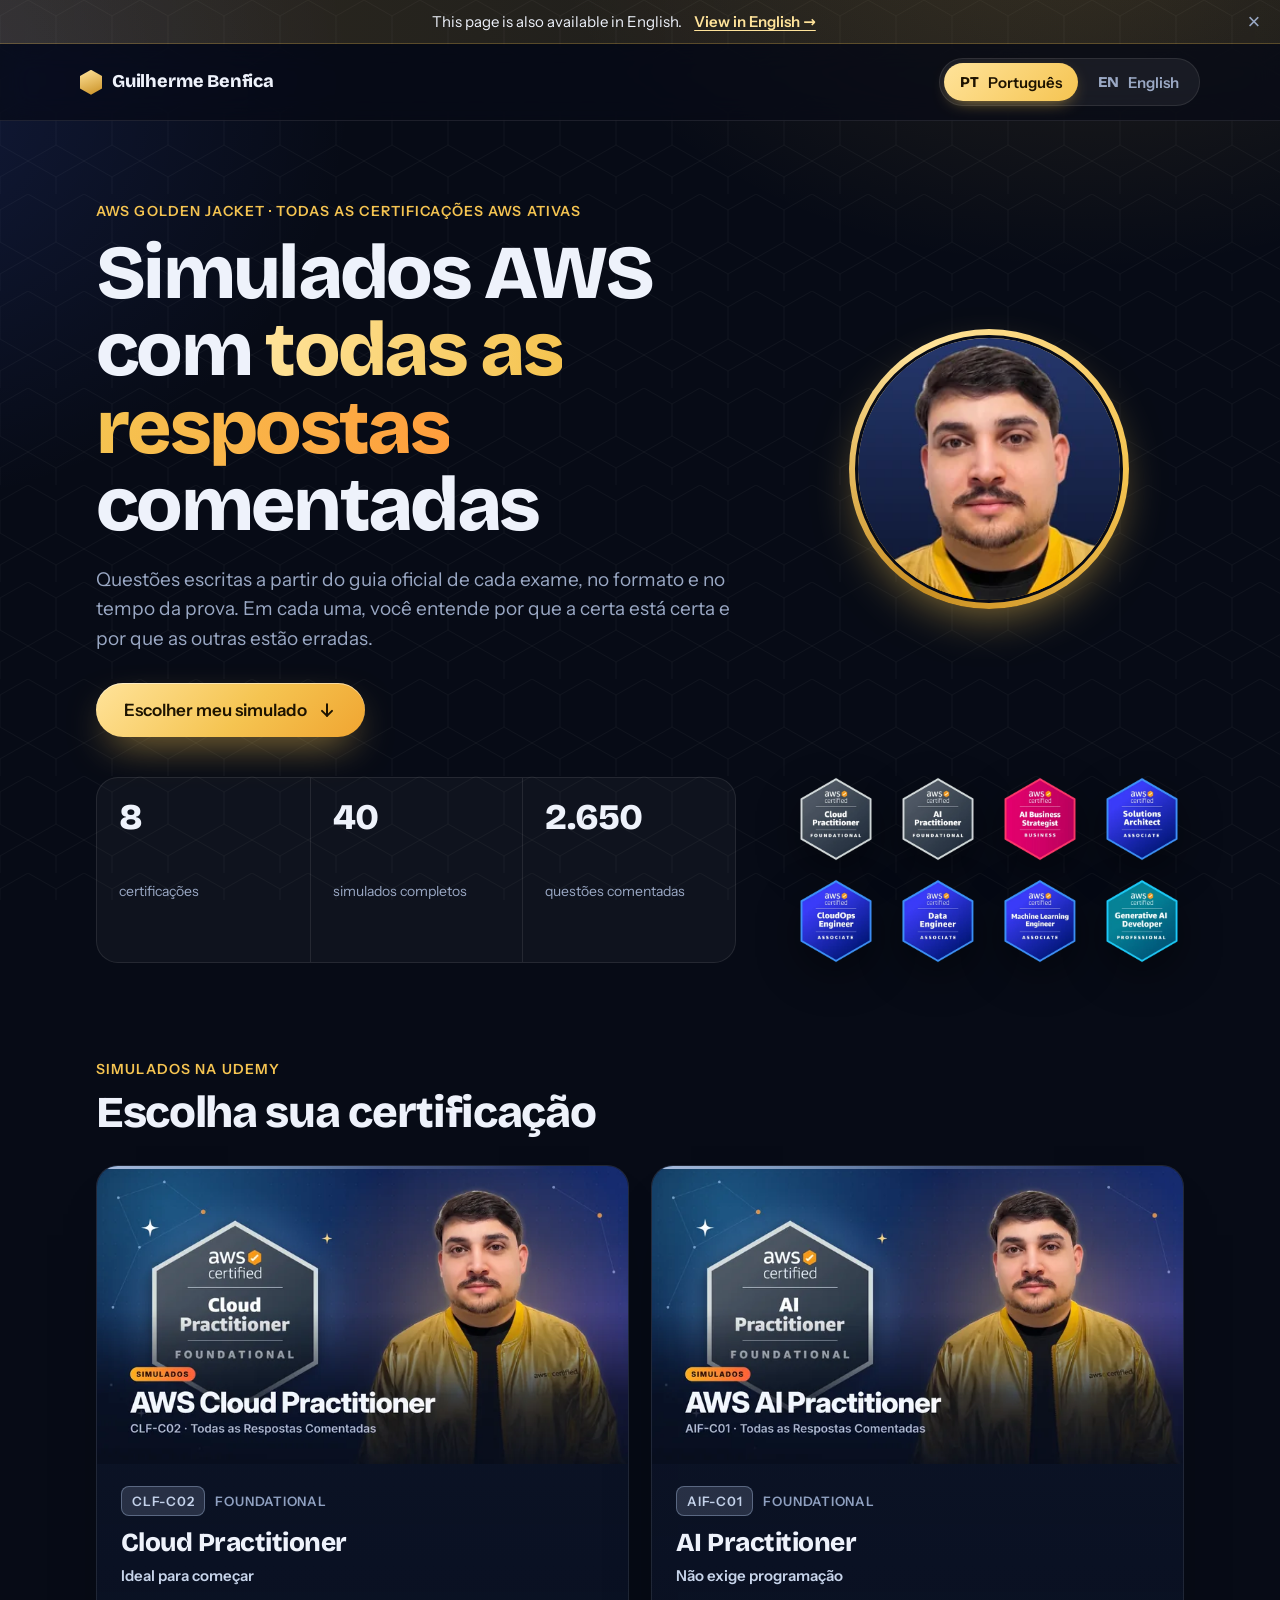
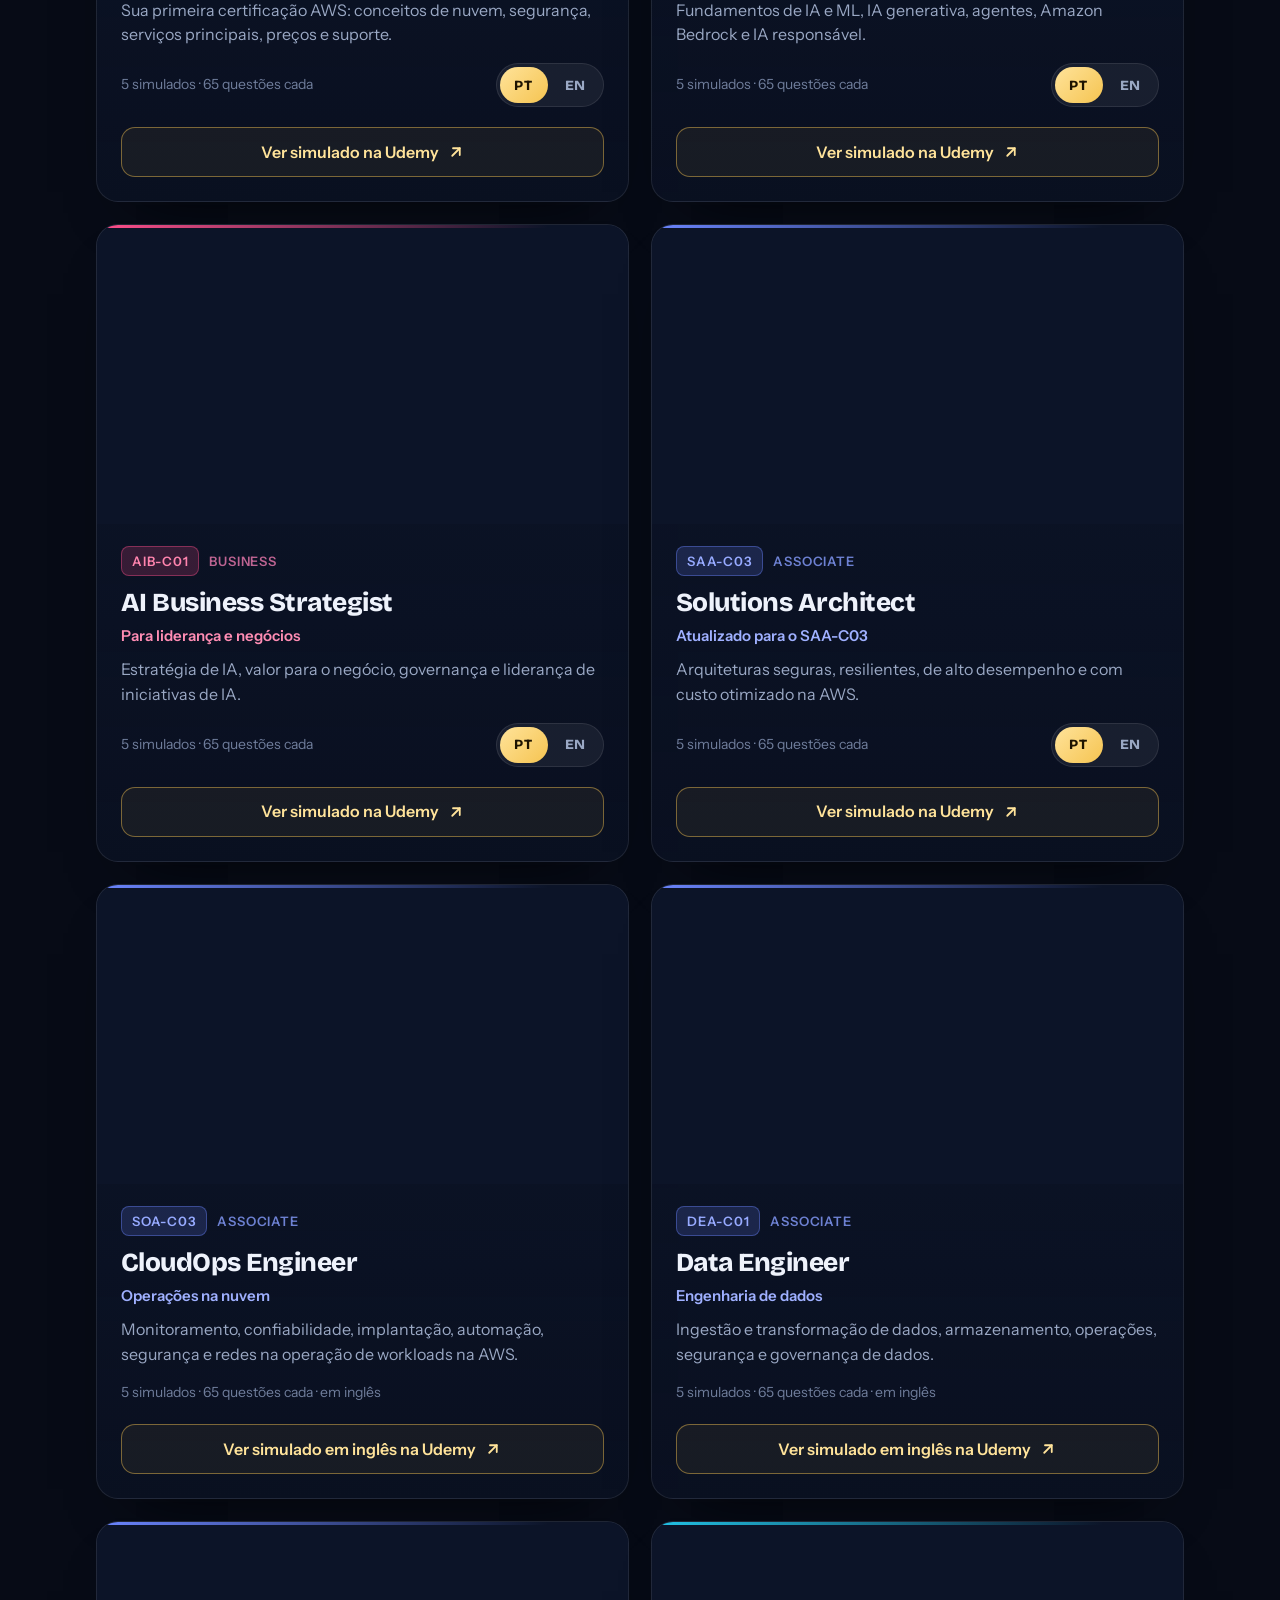
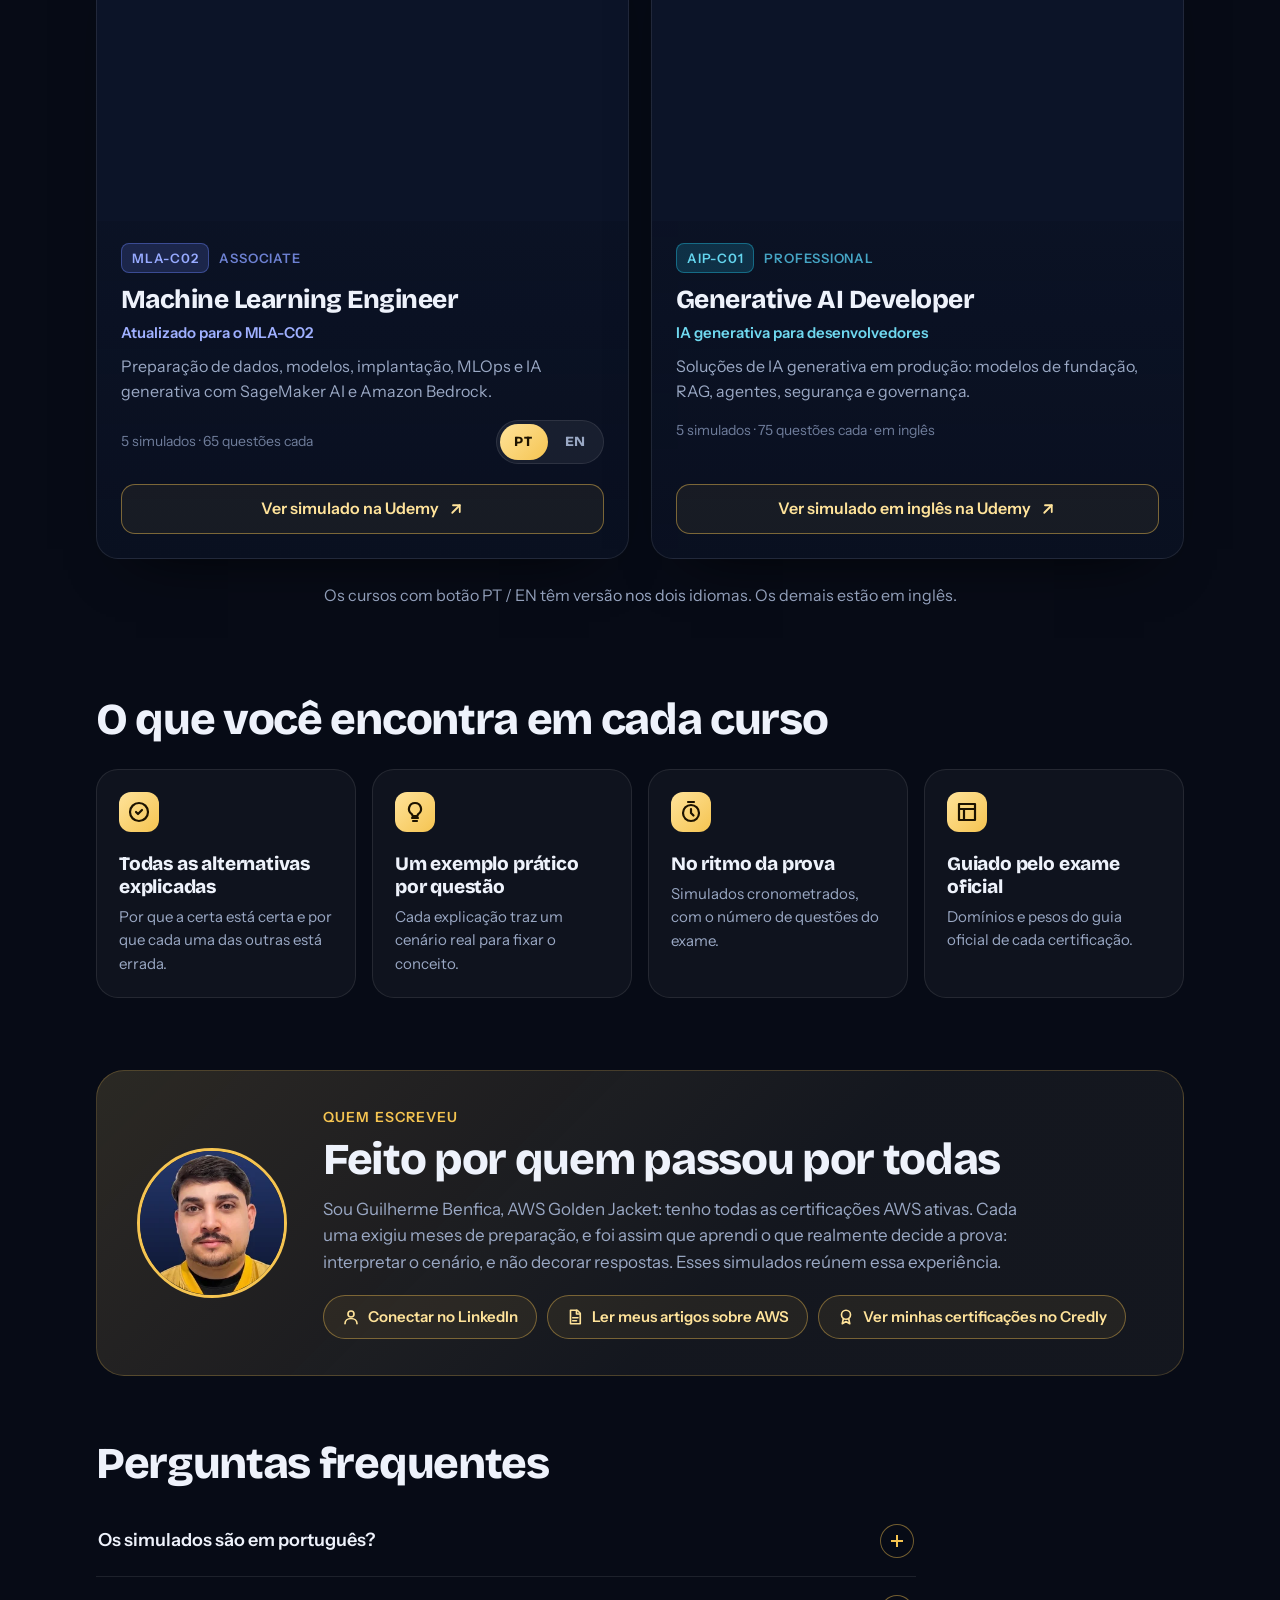
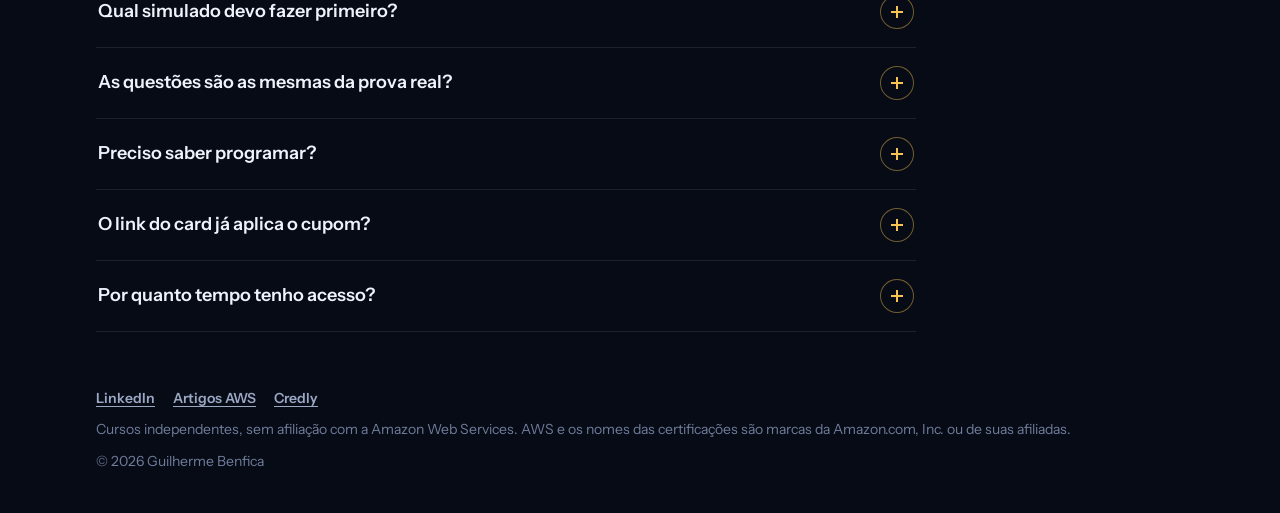
<file: index.html>
<!DOCTYPE html>
<html lang="pt-BR">
<head>
  <meta charset="UTF-8">
  <meta name="viewport" content="width=device-width, initial-scale=1">
  <meta http-equiv="Content-Security-Policy" content="default-src 'none'; script-src 'self'; style-src 'self'; img-src 'self' data:; font-src 'self'; base-uri 'self'; form-action 'none'; object-src 'none'; upgrade-insecure-requests">
  <meta name="referrer" content="strict-origin-when-cross-origin">
  <title>Simulados AWS | SAA-C03, SOA-C03, DEA-C01, AIP-C01 e mais</title>
  <meta name="description" content="Simulados AWS com todas as respostas comentadas para CLF-C02, AIF-C01, AIB-C01, SAA-C03, SOA-C03, DEA-C01, MLA-C02 e AIP-C01. 5 provas por curso, feitas por um AWS Golden Jacket.">
  <meta name="author" content="Guilherme Benfica">
  <meta name="robots" content="index, follow, max-image-preview:large">
  <link rel="canonical" href="https://guilherme-benfica.github.io/links/">
  <link rel="alternate" hreflang="pt-BR" href="https://guilherme-benfica.github.io/links/">
  <link rel="alternate" hreflang="en" href="https://guilherme-benfica.github.io/links/en/">
  <link rel="alternate" hreflang="x-default" href="https://guilherme-benfica.github.io/links/">
  <meta name="theme-color" content="#070b16">
  <link rel="icon" href="favicon.svg" type="image/svg+xml">
  <meta property="og:type" content="website">
  <meta property="og:site_name" content="Guilherme Benfica">
  <meta property="og:locale" content="pt_BR">
  <meta property="og:locale:alternate" content="en_US">
  <meta property="og:title" content="Simulados AWS | SAA-C03, SOA-C03, DEA-C01, AIP-C01 e mais">
  <meta property="og:description" content="Simulados AWS com todas as respostas comentadas para CLF-C02, AIF-C01, AIB-C01, SAA-C03, SOA-C03, DEA-C01, MLA-C02 e AIP-C01. 5 provas por curso, feitas por um AWS Golden Jacket.">
  <meta property="og:url" content="https://guilherme-benfica.github.io/links/">
  <meta property="og:image" content="https://guilherme-benfica.github.io/links/img/og-bilingue-v2.jpg">
  <meta property="og:image:width" content="1200">
  <meta property="og:image:height" content="630">
  <meta name="twitter:card" content="summary_large_image">
  <meta name="twitter:title" content="Simulados AWS | SAA-C03, SOA-C03, DEA-C01, AIP-C01 e mais">
  <meta name="twitter:description" content="Simulados AWS com todas as respostas comentadas para CLF-C02, AIF-C01, AIB-C01, SAA-C03, SOA-C03, DEA-C01, MLA-C02 e AIP-C01. 5 provas por curso, feitas por um AWS Golden Jacket.">
  <meta name="twitter:image" content="https://guilherme-benfica.github.io/links/img/og-bilingue-v2.jpg">
  <link rel="preload" href="fonts/bricolage-grotesque-latin-800-normal.woff2" as="font" type="font/woff2" crossorigin>
  <link rel="preload" href="fonts/instrument-sans-latin-400-normal.woff2" as="font" type="font/woff2" crossorigin>
  <link rel="stylesheet" href="style.css?v=13">
  <script type="application/ld+json">
{
 "@context": "https://schema.org",
 "@graph": [
  {
   "@type": "WebPage",
   "@id": "https://guilherme-benfica.github.io/links/",
   "url": "https://guilherme-benfica.github.io/links/",
   "name": "Simulados AWS | SAA-C03, SOA-C03, DEA-C01, AIP-C01 e mais",
   "description": "Simulados AWS com todas as respostas comentadas para CLF-C02, AIF-C01, AIB-C01, SAA-C03, SOA-C03, DEA-C01, MLA-C02 e AIP-C01. 5 provas por curso, feitas por um AWS Golden Jacket.",
   "inLanguage": "pt-BR",
   "author": {
    "@id": "https://guilherme-benfica.github.io/links/#guilherme"
   },
   "primaryImageOfPage": "https://guilherme-benfica.github.io/links/img/og-bilingue-v2.jpg"
  },
  {
   "@type": "Person",
   "@id": "https://guilherme-benfica.github.io/links/#guilherme",
   "name": "Guilherme Benfica",
   "description": "AWS Golden Jacket",
   "image": "https://guilherme-benfica.github.io/links/img/foto.webp",
   "sameAs": [
    "https://www.linkedin.com/in/guilherme-benfica/",
    "https://www.credly.com/users/guilherme-benfica/badges#credly",
    "https://builder.aws.com/community/@guilhermebenfica?tab=articles"
   ]
  },
  {
   "@type": "ItemList",
   "name": "Simulados AWS de Guilherme Benfica",
   "itemListElement": [
    {
     "@type": "ListItem",
     "position": 1,
     "item": {
      "@type": "Course",
      "name": "AWS Certified Cloud Practitioner (CLF-C02)",
      "description": "Sua primeira certificação AWS: conceitos de nuvem, segurança, serviços principais, preços e suporte.",
      "url": "https://www.udemy.com/course/simulados-aws-cloud-practitioner-clf-c02-atualizado/",
      "inLanguage": "pt-BR",
      "image": "https://guilherme-benfica.github.io/links/img/clf-pt.webp",
      "provider": {
       "@type": "Organization",
       "name": "Udemy",
       "sameAs": "https://www.udemy.com"
      },
      "creator": {
       "@id": "https://guilherme-benfica.github.io/links/#guilherme"
      }
     }
    },
    {
     "@type": "ListItem",
     "position": 2,
     "item": {
      "@type": "Course",
      "name": "AWS Certified AI Practitioner (AIF-C01)",
      "description": "Fundamentos de IA e ML, IA generativa, agentes, Amazon Bedrock e IA responsável.",
      "url": "https://www.udemy.com/course/simulados-aws-ai-practitioner-aif-c01-atualizado/",
      "inLanguage": "pt-BR",
      "image": "https://guilherme-benfica.github.io/links/img/aif-pt.webp",
      "provider": {
       "@type": "Organization",
       "name": "Udemy",
       "sameAs": "https://www.udemy.com"
      },
      "creator": {
       "@id": "https://guilherme-benfica.github.io/links/#guilherme"
      }
     }
    },
    {
     "@type": "ListItem",
     "position": 3,
     "item": {
      "@type": "Course",
      "name": "AWS Certified AI Business Strategist (AIB-C01)",
      "description": "Estratégia de IA, valor para o negócio, governança e liderança de iniciativas de IA.",
      "url": "https://www.udemy.com/course/simulados-aws-ai-business-strategist-aib-c01/",
      "inLanguage": "pt-BR",
      "image": "https://guilherme-benfica.github.io/links/img/aib-pt.webp",
      "provider": {
       "@type": "Organization",
       "name": "Udemy",
       "sameAs": "https://www.udemy.com"
      },
      "creator": {
       "@id": "https://guilherme-benfica.github.io/links/#guilherme"
      }
     }
    },
    {
     "@type": "ListItem",
     "position": 4,
     "item": {
      "@type": "Course",
      "name": "AWS Certified Solutions Architect - Associate (SAA-C03)",
      "description": "Arquiteturas seguras, resilientes, de alto desempenho e com custo otimizado na AWS.",
      "url": "https://www.udemy.com/course/simulados-aws-solutions-architect-associate-saa-c03/",
      "inLanguage": "pt-BR",
      "image": "https://guilherme-benfica.github.io/links/img/saa-pt.webp",
      "provider": {
       "@type": "Organization",
       "name": "Udemy",
       "sameAs": "https://www.udemy.com"
      },
      "creator": {
       "@id": "https://guilherme-benfica.github.io/links/#guilherme"
      }
     }
    },
    {
     "@type": "ListItem",
     "position": 5,
     "item": {
      "@type": "Course",
      "name": "AWS Certified CloudOps Engineer - Associate (SOA-C03)",
      "description": "Monitoramento, confiabilidade, implantação, automação, segurança e redes na operação de workloads na AWS.",
      "url": "https://www.udemy.com/course/aws-cloudops-engineer-associate-practice-exams-soa-c03/",
      "inLanguage": "en",
      "image": "https://guilherme-benfica.github.io/links/img/soa-en.webp",
      "provider": {
       "@type": "Organization",
       "name": "Udemy",
       "sameAs": "https://www.udemy.com"
      },
      "creator": {
       "@id": "https://guilherme-benfica.github.io/links/#guilherme"
      }
     }
    },
    {
     "@type": "ListItem",
     "position": 6,
     "item": {
      "@type": "Course",
      "name": "AWS Certified Data Engineer - Associate (DEA-C01)",
      "description": "Ingestão e transformação de dados, armazenamento, operações, segurança e governança de dados.",
      "url": "https://www.udemy.com/course/aws-data-engineer-associate-exams-dea-c01/",
      "inLanguage": "en",
      "image": "https://guilherme-benfica.github.io/links/img/dea-en.webp",
      "provider": {
       "@type": "Organization",
       "name": "Udemy",
       "sameAs": "https://www.udemy.com"
      },
      "creator": {
       "@id": "https://guilherme-benfica.github.io/links/#guilherme"
      }
     }
    },
    {
     "@type": "ListItem",
     "position": 7,
     "item": {
      "@type": "Course",
      "name": "AWS Certified Machine Learning Engineer - Associate (MLA-C02)",
      "description": "Preparação de dados, modelos, implantação, MLOps e IA generativa com SageMaker AI e Amazon Bedrock.",
      "url": "https://www.udemy.com/course/simulados-aws-machine-learning-engineer-mla-c02/",
      "inLanguage": "pt-BR",
      "image": "https://guilherme-benfica.github.io/links/img/mla-pt.webp",
      "provider": {
       "@type": "Organization",
       "name": "Udemy",
       "sameAs": "https://www.udemy.com"
      },
      "creator": {
       "@id": "https://guilherme-benfica.github.io/links/#guilherme"
      }
     }
    },
    {
     "@type": "ListItem",
     "position": 8,
     "item": {
      "@type": "Course",
      "name": "AWS Certified Generative AI Developer - Professional (AIP-C01)",
      "description": "Soluções de IA generativa em produção: modelos de fundação, RAG, agentes, segurança e governança.",
      "url": "https://www.udemy.com/course/aws-generative-ai-developer-pro-aip-c01-practice-exams/",
      "inLanguage": "en",
      "image": "https://guilherme-benfica.github.io/links/img/aip-en.webp",
      "provider": {
       "@type": "Organization",
       "name": "Udemy",
       "sameAs": "https://www.udemy.com"
      },
      "creator": {
       "@id": "https://guilherme-benfica.github.io/links/#guilherme"
      }
     }
    }
   ]
  },
  {
   "@type": "FAQPage",
   "mainEntity": [
    {
     "@type": "Question",
     "name": "Os simulados são em português?",
     "acceptedAnswer": {
      "@type": "Answer",
      "text": "Depende do curso. CLF-C02, AIF-C01, AIB-C01, SAA-C03 e MLA-C02 têm uma versão em português e outra em inglês, com as mesmas questões e explicações: é só escolher PT ou EN no card. SOA-C03, DEA-C01 e AIP-C01 estão disponíveis em inglês."
     }
    },
    {
     "@type": "Question",
     "name": "Qual simulado devo fazer primeiro?",
     "acceptedAnswer": {
      "@type": "Answer",
      "text": "Comece pelo seu objetivo: nuvem em geral (CLF-C02), IA sem programação (AIF-C01 e AIB-C01), arquitetura (SAA-C03), operações (SOA-C03), dados (DEA-C01), machine learning (MLA-C02) ou IA generativa para desenvolvedores (AIP-C01). Quem está começando na AWS pode partir do CLF-C02."
     }
    },
    {
     "@type": "Question",
     "name": "As questões são as mesmas da prova real?",
     "acceptedAnswer": {
      "@type": "Answer",
      "text": "Não. São questões originais, escritas a partir do guia oficial de cada exame para treinar o mesmo tipo de raciocínio que a prova cobra."
     }
    },
    {
     "@type": "Question",
     "name": "Preciso saber programar?",
     "acceptedAnswer": {
      "@type": "Answer",
      "text": "Para o CLF-C02, o AIF-C01 e o AIB-C01, não. Os demais são de nível Associate ou Professional e esperam experiência prática com a AWS. O DEA-C01 pede familiaridade com pipelines de dados, e o MLA-C02 e o AIP-C01, com machine learning e desenvolvimento de IA."
     }
    },
    {
     "@type": "Question",
     "name": "O link do card já aplica o cupom?",
     "acceptedAnswer": {
      "@type": "Answer",
      "text": "Sim. O link de cada card já leva o cupom promocional. Cupons da Udemy têm prazo e limite de usos: se o preço aparecer cheio, o cupom já expirou."
     }
    },
    {
     "@type": "Question",
     "name": "Por quanto tempo tenho acesso?",
     "acceptedAnswer": {
      "@type": "Answer",
      "text": "Na Udemy, o acesso ao curso é vitalício e inclui as atualizações dos simulados."
     }
    }
   ]
  }
 ]
}
  </script>
</head>
<body>
  <a class="skip" href="#simulados">Pular para os simulados</a>

  <div class="hint" id="hint" hidden data-lang="pt">
    <span lang="en">This page is also available in English.</span>
    <a href="en/" hreflang="en" lang="en">View in English &rarr;</a>
    <button type="button" id="hint-close" aria-label="Fechar">&times;</button>
  </div>

  <header class="topbar">
    <a class="brand" href="./"><span class="hex" aria-hidden="true"></span>Guilherme Benfica</a>
    <nav class="lang" aria-label="Idioma"><a href="./" hreflang="pt-BR" lang="pt-BR" aria-current="page"><span class="lang-code">PT</span><span class="lang-name">Português</span></a><a href="en/" hreflang="en" lang="en"><span class="lang-code">EN</span><span class="lang-name">English</span></a></nav>
  </header>

  <main>
    <section class="hero">
      <div class="hero-photo"><img src="img/foto.webp?v=13" width="240" height="240" alt="Foto de Guilherme Benfica"></div>
      <p class="eyebrow">AWS Golden Jacket · todas as certificações AWS ativas</p>
      <h1>Simulados AWS com <em>todas as respostas</em> comentadas</h1>
      <p class="lede">Questões escritas a partir do guia oficial de cada exame, no formato e no tempo da prova. Em cada uma, você entende por que a certa está certa e por que as outras estão erradas.</p>
      <a class="cta" href="#simulados">Escolher meu simulado <svg viewBox="0 0 24 24" aria-hidden="true"><path d="M12 5v14"/><path d="M6 13l6 6 6-6"/></svg></a>
      <ul class="stats"><li><strong>8</strong><span>certificações</span></li><li><strong>40</strong><span>simulados completos</span></li><li><strong>2.650</strong><span>questões comentadas</span></li></ul>
      <ul class="badges" aria-hidden="true"><li><img src="img/badge-clf.webp?v=13" width="240" height="240" alt="" loading="lazy"></li><li><img src="img/badge-aif.webp?v=13" width="240" height="240" alt="" loading="lazy"></li><li><img src="img/badge-aib.webp?v=13" width="240" height="240" alt="" loading="lazy"></li><li><img src="img/badge-saa.webp?v=13" width="240" height="240" alt="" loading="lazy"></li><li><img src="img/badge-soa.webp?v=13" width="240" height="240" alt="" loading="lazy"></li><li><img src="img/badge-dea.webp?v=13" width="240" height="240" alt="" loading="lazy"></li><li><img src="img/badge-mla.webp?v=13" width="240" height="240" alt="" loading="lazy"></li><li><img src="img/badge-aip.webp?v=13" width="240" height="240" alt="" loading="lazy"></li></ul>
    </section>

    <section class="courses" id="simulados" aria-labelledby="courses-h">
      <p class="kicker">Simulados na Udemy</p>
      <h2 id="courses-h">Escolha sua certificação</h2>
      <ul class="grid">
      <li class="card c-clf lv-foundational" data-href-pt="https://www.udemy.com/course/simulados-aws-cloud-practitioner-clf-c02-atualizado/?referralCode=EC24E96FDD556E35A0CD&amp;couponCode=AWSGRATIS2026" data-img-pt="img/clf-pt.webp?v=13" data-btn-pt="Ver simulado na Udemy" data-aria-pt="Abrir o simulado CLF-C02 Cloud Practitioner em português na Udemy" data-href-en="https://www.udemy.com/course/aws-cloud-practitioner-practice-exams-clf-c02-updated/?referralCode=2849BD6DE0A1EBC83FCE&amp;couponCode=AWSFREE2026" data-img-en="img/clf-en.webp?v=13" data-btn-en="Ver simulado em inglês na Udemy" data-aria-en="Abrir o simulado CLF-C02 Cloud Practitioner em inglês na Udemy">
        <div class="card-media"><img src="img/clf-pt.webp?v=13" width="750" height="422" fetchpriority="high" decoding="async" alt="Capa do curso de simulados AWS Certified Cloud Practitioner (CLF-C02)"></div>
        <div class="card-body">
          <div class="card-meta"><span class="code">CLF-C02</span><span class="level">Foundational</span></div>
          <h3><a href="https://www.udemy.com/course/simulados-aws-cloud-practitioner-clf-c02-atualizado/?referralCode=EC24E96FDD556E35A0CD&amp;couponCode=AWSGRATIS2026" target="_blank" rel="noopener" aria-label="Abrir o simulado CLF-C02 Cloud Practitioner em português na Udemy">Cloud Practitioner</a></h3>
          <p class="tag">Ideal para começar</p>
          <p class="desc">Sua primeira certificação AWS: conceitos de nuvem, segurança, serviços principais, preços e suporte.</p>
          <div class="facts-row">
            <p class="facts">5 simulados · 65 questões cada</p>
            <div class="clang" role="group" aria-label="Idioma do simulado" hidden><button type="button" data-set="pt" lang="pt-BR" aria-pressed="true">PT</button><button type="button" data-set="en" lang="en" aria-pressed="false">EN</button></div>
          </div>
          <span class="btn" aria-hidden="true"><span class="btn-label">Ver simulado na Udemy</span> <svg viewBox="0 0 24 24"><path d="M7 17L17 7"/><path d="M8 7h9v9"/></svg></span>
        </div>
      </li>
      <li class="card c-aif lv-foundational" data-href-pt="https://www.udemy.com/course/simulados-aws-ai-practitioner-aif-c01-atualizado/?referralCode=81BEE17F71273E8EC291&amp;couponCode=AWSFREE" data-img-pt="img/aif-pt.webp?v=13" data-btn-pt="Ver simulado na Udemy" data-aria-pt="Abrir o simulado AIF-C01 AI Practitioner em português na Udemy" data-href-en="https://www.udemy.com/course/aws-ai-practitioner-practice-exams-aif-c01/?referralCode=43233F7D54E7BBA1B47E&amp;couponCode=AWSFREE2026" data-img-en="img/aif-en.webp?v=13" data-btn-en="Ver simulado em inglês na Udemy" data-aria-en="Abrir o simulado AIF-C01 AI Practitioner em inglês na Udemy">
        <div class="card-media"><img src="img/aif-pt.webp?v=13" width="750" height="422" fetchpriority="high" decoding="async" alt="Capa do curso de simulados AWS Certified AI Practitioner (AIF-C01)"></div>
        <div class="card-body">
          <div class="card-meta"><span class="code">AIF-C01</span><span class="level">Foundational</span></div>
          <h3><a href="https://www.udemy.com/course/simulados-aws-ai-practitioner-aif-c01-atualizado/?referralCode=81BEE17F71273E8EC291&amp;couponCode=AWSFREE" target="_blank" rel="noopener" aria-label="Abrir o simulado AIF-C01 AI Practitioner em português na Udemy">AI Practitioner</a></h3>
          <p class="tag">Não exige programação</p>
          <p class="desc">Fundamentos de IA e ML, IA generativa, agentes, Amazon Bedrock e IA responsável.</p>
          <div class="facts-row">
            <p class="facts">5 simulados · 65 questões cada</p>
            <div class="clang" role="group" aria-label="Idioma do simulado" hidden><button type="button" data-set="pt" lang="pt-BR" aria-pressed="true">PT</button><button type="button" data-set="en" lang="en" aria-pressed="false">EN</button></div>
          </div>
          <span class="btn" aria-hidden="true"><span class="btn-label">Ver simulado na Udemy</span> <svg viewBox="0 0 24 24"><path d="M7 17L17 7"/><path d="M8 7h9v9"/></svg></span>
        </div>
      </li>
      <li class="card c-aib lv-business" data-href-pt="https://www.udemy.com/course/simulados-aws-ai-business-strategist-aib-c01/?referralCode=FE9480FFEC3ACC4BABCC&amp;couponCode=AWSFREE" data-img-pt="img/aib-pt.webp?v=13" data-btn-pt="Ver simulado na Udemy" data-aria-pt="Abrir o simulado AIB-C01 AI Business Strategist em português na Udemy" data-href-en="https://www.udemy.com/course/aws-ai-business-strategist-practice-exams-aib-c01/?referralCode=9FB0C7D2A84E522D44F3&amp;couponCode=AWSFREE" data-img-en="img/aib-en.webp?v=13" data-btn-en="Ver simulado em inglês na Udemy" data-aria-en="Abrir o simulado AIB-C01 AI Business Strategist em inglês na Udemy">
        <div class="card-media"><img src="img/aib-pt.webp?v=13" width="750" height="422" loading="lazy" decoding="async" alt="Capa do curso de simulados AWS Certified AI Business Strategist (AIB-C01)"></div>
        <div class="card-body">
          <div class="card-meta"><span class="code">AIB-C01</span><span class="level">Business</span></div>
          <h3><a href="https://www.udemy.com/course/simulados-aws-ai-business-strategist-aib-c01/?referralCode=FE9480FFEC3ACC4BABCC&amp;couponCode=AWSFREE" target="_blank" rel="noopener" aria-label="Abrir o simulado AIB-C01 AI Business Strategist em português na Udemy">AI Business Strategist</a></h3>
          <p class="tag">Para liderança e negócios</p>
          <p class="desc">Estratégia de IA, valor para o negócio, governança e liderança de iniciativas de IA.</p>
          <div class="facts-row">
            <p class="facts">5 simulados · 65 questões cada</p>
            <div class="clang" role="group" aria-label="Idioma do simulado" hidden><button type="button" data-set="pt" lang="pt-BR" aria-pressed="true">PT</button><button type="button" data-set="en" lang="en" aria-pressed="false">EN</button></div>
          </div>
          <span class="btn" aria-hidden="true"><span class="btn-label">Ver simulado na Udemy</span> <svg viewBox="0 0 24 24"><path d="M7 17L17 7"/><path d="M8 7h9v9"/></svg></span>
        </div>
      </li>
      <li class="card c-saa lv-associate" data-href-pt="https://www.udemy.com/course/simulados-aws-solutions-architect-associate-saa-c03/?couponCode=AWSNOVFREE" data-img-pt="img/saa-pt.webp?v=13" data-btn-pt="Ver simulado na Udemy" data-aria-pt="Abrir o simulado SAA-C03 Solutions Architect em português na Udemy" data-href-en="https://www.udemy.com/course/aws-solutions-architect-associate-practice-exams-saa-c03/?couponCode=AWSNOVFREE" data-img-en="img/saa-en.webp?v=13" data-btn-en="Ver simulado em inglês na Udemy" data-aria-en="Abrir o simulado SAA-C03 Solutions Architect em inglês na Udemy">
        <div class="card-media"><img src="img/saa-pt.webp?v=13" width="750" height="422" loading="lazy" decoding="async" alt="Capa do curso de simulados AWS Certified Solutions Architect - Associate (SAA-C03)"></div>
        <div class="card-body">
          <div class="card-meta"><span class="code">SAA-C03</span><span class="level">Associate</span></div>
          <h3><a href="https://www.udemy.com/course/simulados-aws-solutions-architect-associate-saa-c03/?couponCode=AWSNOVFREE" target="_blank" rel="noopener" aria-label="Abrir o simulado SAA-C03 Solutions Architect em português na Udemy">Solutions Architect</a></h3>
          <p class="tag">Atualizado para o SAA-C03</p>
          <p class="desc">Arquiteturas seguras, resilientes, de alto desempenho e com custo otimizado na AWS.</p>
          <div class="facts-row">
            <p class="facts">5 simulados · 65 questões cada</p>
            <div class="clang" role="group" aria-label="Idioma do simulado" hidden><button type="button" data-set="pt" lang="pt-BR" aria-pressed="true">PT</button><button type="button" data-set="en" lang="en" aria-pressed="false">EN</button></div>
          </div>
          <span class="btn" aria-hidden="true"><span class="btn-label">Ver simulado na Udemy</span> <svg viewBox="0 0 24 24"><path d="M7 17L17 7"/><path d="M8 7h9v9"/></svg></span>
        </div>
      </li>
      <li class="card c-soa lv-associate">
        <div class="card-media"><img src="img/soa-en.webp?v=13" width="750" height="422" loading="lazy" decoding="async" alt="Capa do curso de simulados AWS Certified CloudOps Engineer - Associate (SOA-C03)"></div>
        <div class="card-body">
          <div class="card-meta"><span class="code">SOA-C03</span><span class="level">Associate</span></div>
          <h3><a href="https://www.udemy.com/course/aws-cloudops-engineer-associate-practice-exams-soa-c03/?couponCode=AWSNOVFREE" target="_blank" rel="noopener" aria-label="Abrir o simulado SOA-C03 CloudOps Engineer em inglês na Udemy">CloudOps Engineer</a></h3>
          <p class="tag">Operações na nuvem</p>
          <p class="desc">Monitoramento, confiabilidade, implantação, automação, segurança e redes na operação de workloads na AWS.</p>
          <div class="facts-row">
            <p class="facts">5 simulados · 65 questões cada · em inglês</p>
            
          </div>
          <span class="btn" aria-hidden="true"><span class="btn-label">Ver simulado em inglês na Udemy</span> <svg viewBox="0 0 24 24"><path d="M7 17L17 7"/><path d="M8 7h9v9"/></svg></span>
        </div>
      </li>
      <li class="card c-dea lv-associate">
        <div class="card-media"><img src="img/dea-en.webp?v=13" width="750" height="422" loading="lazy" decoding="async" alt="Capa do curso de simulados AWS Certified Data Engineer - Associate (DEA-C01)"></div>
        <div class="card-body">
          <div class="card-meta"><span class="code">DEA-C01</span><span class="level">Associate</span></div>
          <h3><a href="https://www.udemy.com/course/aws-data-engineer-associate-exams-dea-c01/?couponCode=AWSNOVFREE" target="_blank" rel="noopener" aria-label="Abrir o simulado DEA-C01 Data Engineer em inglês na Udemy">Data Engineer</a></h3>
          <p class="tag">Engenharia de dados</p>
          <p class="desc">Ingestão e transformação de dados, armazenamento, operações, segurança e governança de dados.</p>
          <div class="facts-row">
            <p class="facts">5 simulados · 65 questões cada · em inglês</p>
            
          </div>
          <span class="btn" aria-hidden="true"><span class="btn-label">Ver simulado em inglês na Udemy</span> <svg viewBox="0 0 24 24"><path d="M7 17L17 7"/><path d="M8 7h9v9"/></svg></span>
        </div>
      </li>
      <li class="card c-mla lv-associate" data-href-pt="https://www.udemy.com/course/simulados-aws-machine-learning-engineer-mla-c02/?referralCode=425ACC388C26A359F7CD&amp;couponCode=AWSFREE" data-img-pt="img/mla-pt.webp?v=13" data-btn-pt="Ver simulado na Udemy" data-aria-pt="Abrir o simulado MLA-C02 Machine Learning Engineer em português na Udemy" data-href-en="https://www.udemy.com/course/aws-machine-learning-engineer-practice-exams-mla-c02/?referralCode=CFB4C2B61A3481D5FB71&amp;couponCode=AWSFREE" data-img-en="img/mla-en.webp?v=13" data-btn-en="Ver simulado em inglês na Udemy" data-aria-en="Abrir o simulado MLA-C02 Machine Learning Engineer em inglês na Udemy">
        <div class="card-media"><img src="img/mla-pt.webp?v=13" width="750" height="422" loading="lazy" decoding="async" alt="Capa do curso de simulados AWS Certified Machine Learning Engineer - Associate (MLA-C02)"></div>
        <div class="card-body">
          <div class="card-meta"><span class="code">MLA-C02</span><span class="level">Associate</span></div>
          <h3><a href="https://www.udemy.com/course/simulados-aws-machine-learning-engineer-mla-c02/?referralCode=425ACC388C26A359F7CD&amp;couponCode=AWSFREE" target="_blank" rel="noopener" aria-label="Abrir o simulado MLA-C02 Machine Learning Engineer em português na Udemy">Machine Learning Engineer</a></h3>
          <p class="tag">Atualizado para o MLA-C02</p>
          <p class="desc">Preparação de dados, modelos, implantação, MLOps e IA generativa com SageMaker AI e Amazon Bedrock.</p>
          <div class="facts-row">
            <p class="facts">5 simulados · 65 questões cada</p>
            <div class="clang" role="group" aria-label="Idioma do simulado" hidden><button type="button" data-set="pt" lang="pt-BR" aria-pressed="true">PT</button><button type="button" data-set="en" lang="en" aria-pressed="false">EN</button></div>
          </div>
          <span class="btn" aria-hidden="true"><span class="btn-label">Ver simulado na Udemy</span> <svg viewBox="0 0 24 24"><path d="M7 17L17 7"/><path d="M8 7h9v9"/></svg></span>
        </div>
      </li>
      <li class="card c-aip lv-professional">
        <div class="card-media"><img src="img/aip-en.webp?v=13" width="750" height="422" loading="lazy" decoding="async" alt="Capa do curso de simulados AWS Certified Generative AI Developer - Professional (AIP-C01)"></div>
        <div class="card-body">
          <div class="card-meta"><span class="code">AIP-C01</span><span class="level">Professional</span></div>
          <h3><a href="https://www.udemy.com/course/aws-generative-ai-developer-pro-aip-c01-practice-exams/?couponCode=AWSNOVFREE" target="_blank" rel="noopener" aria-label="Abrir o simulado AIP-C01 Generative AI Developer em inglês na Udemy">Generative AI Developer</a></h3>
          <p class="tag">IA generativa para desenvolvedores</p>
          <p class="desc">Soluções de IA generativa em produção: modelos de fundação, RAG, agentes, segurança e governança.</p>
          <div class="facts-row">
            <p class="facts">5 simulados · 75 questões cada · em inglês</p>
            
          </div>
          <span class="btn" aria-hidden="true"><span class="btn-label">Ver simulado em inglês na Udemy</span> <svg viewBox="0 0 24 24"><path d="M7 17L17 7"/><path d="M8 7h9v9"/></svg></span>
        </div>
      </li>
      </ul>
      <p class="switch-note">Os cursos com botão PT / EN têm versão nos dois idiomas. Os demais estão em inglês.</p>
    </section>

    <section class="benefits" aria-labelledby="benefits-h">
      <h2 id="benefits-h">O que você encontra em cada curso</h2>
      <ul>
        <li><svg class="ico" viewBox="0 0 24 24" aria-hidden="true"><path d="M9 12l2 2 4-4"/><circle cx="12" cy="12" r="9"/></svg><h3>Todas as alternativas explicadas</h3><p>Por que a certa está certa e por que cada uma das outras está errada.</p></li>
        <li><svg class="ico" viewBox="0 0 24 24" aria-hidden="true"><path d="M9 18h6"/><path d="M10 21h4"/><path d="M12 3a6 6 0 0 0-3.5 10.9c.6.5 1 1.2 1 2.1h5c0-.9.4-1.6 1-2.1A6 6 0 0 0 12 3z"/></svg><h3>Um exemplo prático por questão</h3><p>Cada explicação traz um cenário real para fixar o conceito.</p></li>
        <li><svg class="ico" viewBox="0 0 24 24" aria-hidden="true"><circle cx="12" cy="13" r="8"/><path d="M12 9v4l2.5 2.5"/><path d="M9 2h6"/></svg><h3>No ritmo da prova</h3><p>Simulados cronometrados, com o número de questões do exame.</p></li>
        <li><svg class="ico" viewBox="0 0 24 24" aria-hidden="true"><path d="M4 4h16v16H4z"/><path d="M4 9h16"/><path d="M9 9v11"/></svg><h3>Guiado pelo exame oficial</h3><p>Domínios e pesos do guia oficial de cada certificação.</p></li>
      </ul>
    </section>

    <section class="author" aria-labelledby="author-h">
      <img src="img/foto.webp?v=13" width="240" height="240" alt="" loading="lazy">
      <div>
        <p class="kicker">Quem escreveu</p>
        <h2 id="author-h">Feito por quem passou por todas</h2>
        <p>Sou Guilherme Benfica, AWS Golden Jacket: tenho todas as certificações AWS ativas. Cada uma exigiu meses de preparação, e foi assim que aprendi o que realmente decide a prova: interpretar o cenário, e não decorar respostas. Esses simulados reúnem essa experiência.</p>
        <ul class="author-links"><li><a class="pill-link" href="https://www.linkedin.com/in/guilherme-benfica/" target="_blank" rel="noopener"><svg viewBox="0 0 24 24" aria-hidden="true"><circle cx="12" cy="8" r="4"/><path d="M4 21c0-4.4 3.6-7 8-7s8 2.6 8 7"/></svg>Conectar no LinkedIn</a></li><li><a class="pill-link" href="https://builder.aws.com/community/@guilhermebenfica?tab=articles" target="_blank" rel="noopener"><svg viewBox="0 0 24 24" aria-hidden="true"><path d="M6 3h9l4 4v14H6z"/><path d="M14 3v5h5"/><path d="M9 13h7"/><path d="M9 17h5"/></svg>Ler meus artigos sobre AWS</a></li><li><a class="pill-link" href="https://www.credly.com/users/guilherme-benfica/badges#credly" target="_blank" rel="noopener"><svg viewBox="0 0 24 24" aria-hidden="true"><circle cx="12" cy="9" r="6"/><path d="M8.5 14l-1.5 7 5-3 5 3-1.5-7"/></svg>Ver minhas certificações no Credly</a></li></ul>
      </div>
    </section>

    <section class="faq" aria-labelledby="faq-h">
      <h2 id="faq-h">Perguntas frequentes</h2>
        <details><summary>Os simulados são em português?</summary><p>Depende do curso. CLF-C02, AIF-C01, AIB-C01, SAA-C03 e MLA-C02 têm uma versão em português e outra em inglês, com as mesmas questões e explicações: é só escolher PT ou EN no card. SOA-C03, DEA-C01 e AIP-C01 estão disponíveis em inglês.</p></details>
        <details><summary>Qual simulado devo fazer primeiro?</summary><p>Comece pelo seu objetivo: nuvem em geral (CLF-C02), IA sem programação (AIF-C01 e AIB-C01), arquitetura (SAA-C03), operações (SOA-C03), dados (DEA-C01), machine learning (MLA-C02) ou IA generativa para desenvolvedores (AIP-C01). Quem está começando na AWS pode partir do CLF-C02.</p></details>
        <details><summary>As questões são as mesmas da prova real?</summary><p>Não. São questões originais, escritas a partir do guia oficial de cada exame para treinar o mesmo tipo de raciocínio que a prova cobra.</p></details>
        <details><summary>Preciso saber programar?</summary><p>Para o CLF-C02, o AIF-C01 e o AIB-C01, não. Os demais são de nível Associate ou Professional e esperam experiência prática com a AWS. O DEA-C01 pede familiaridade com pipelines de dados, e o MLA-C02 e o AIP-C01, com machine learning e desenvolvimento de IA.</p></details>
        <details><summary>O link do card já aplica o cupom?</summary><p>Sim. O link de cada card já leva o cupom promocional. Cupons da Udemy têm prazo e limite de usos: se o preço aparecer cheio, o cupom já expirou.</p></details>
        <details><summary>Por quanto tempo tenho acesso?</summary><p>Na Udemy, o acesso ao curso é vitalício e inclui as atualizações dos simulados.</p></details>
    </section>
  </main>

  <footer>
    <nav class="social" aria-label="Links">
      <a href="https://www.linkedin.com/in/guilherme-benfica/" target="_blank" rel="noopener">LinkedIn</a><a href="https://builder.aws.com/community/@guilhermebenfica?tab=articles" target="_blank" rel="noopener">Artigos AWS</a><a href="https://www.credly.com/users/guilherme-benfica/badges#credly" target="_blank" rel="noopener">Credly</a>
    </nav>
    <p>Cursos independentes, sem afiliação com a Amazon Web Services. AWS e os nomes das certificações são marcas da Amazon.com, Inc. ou de suas afiliadas.</p>
    <p>&copy; 2026 Guilherme Benfica</p>
  </footer>

  <script src="site.js?v=13" defer></script>
</body>
</html>
</file>
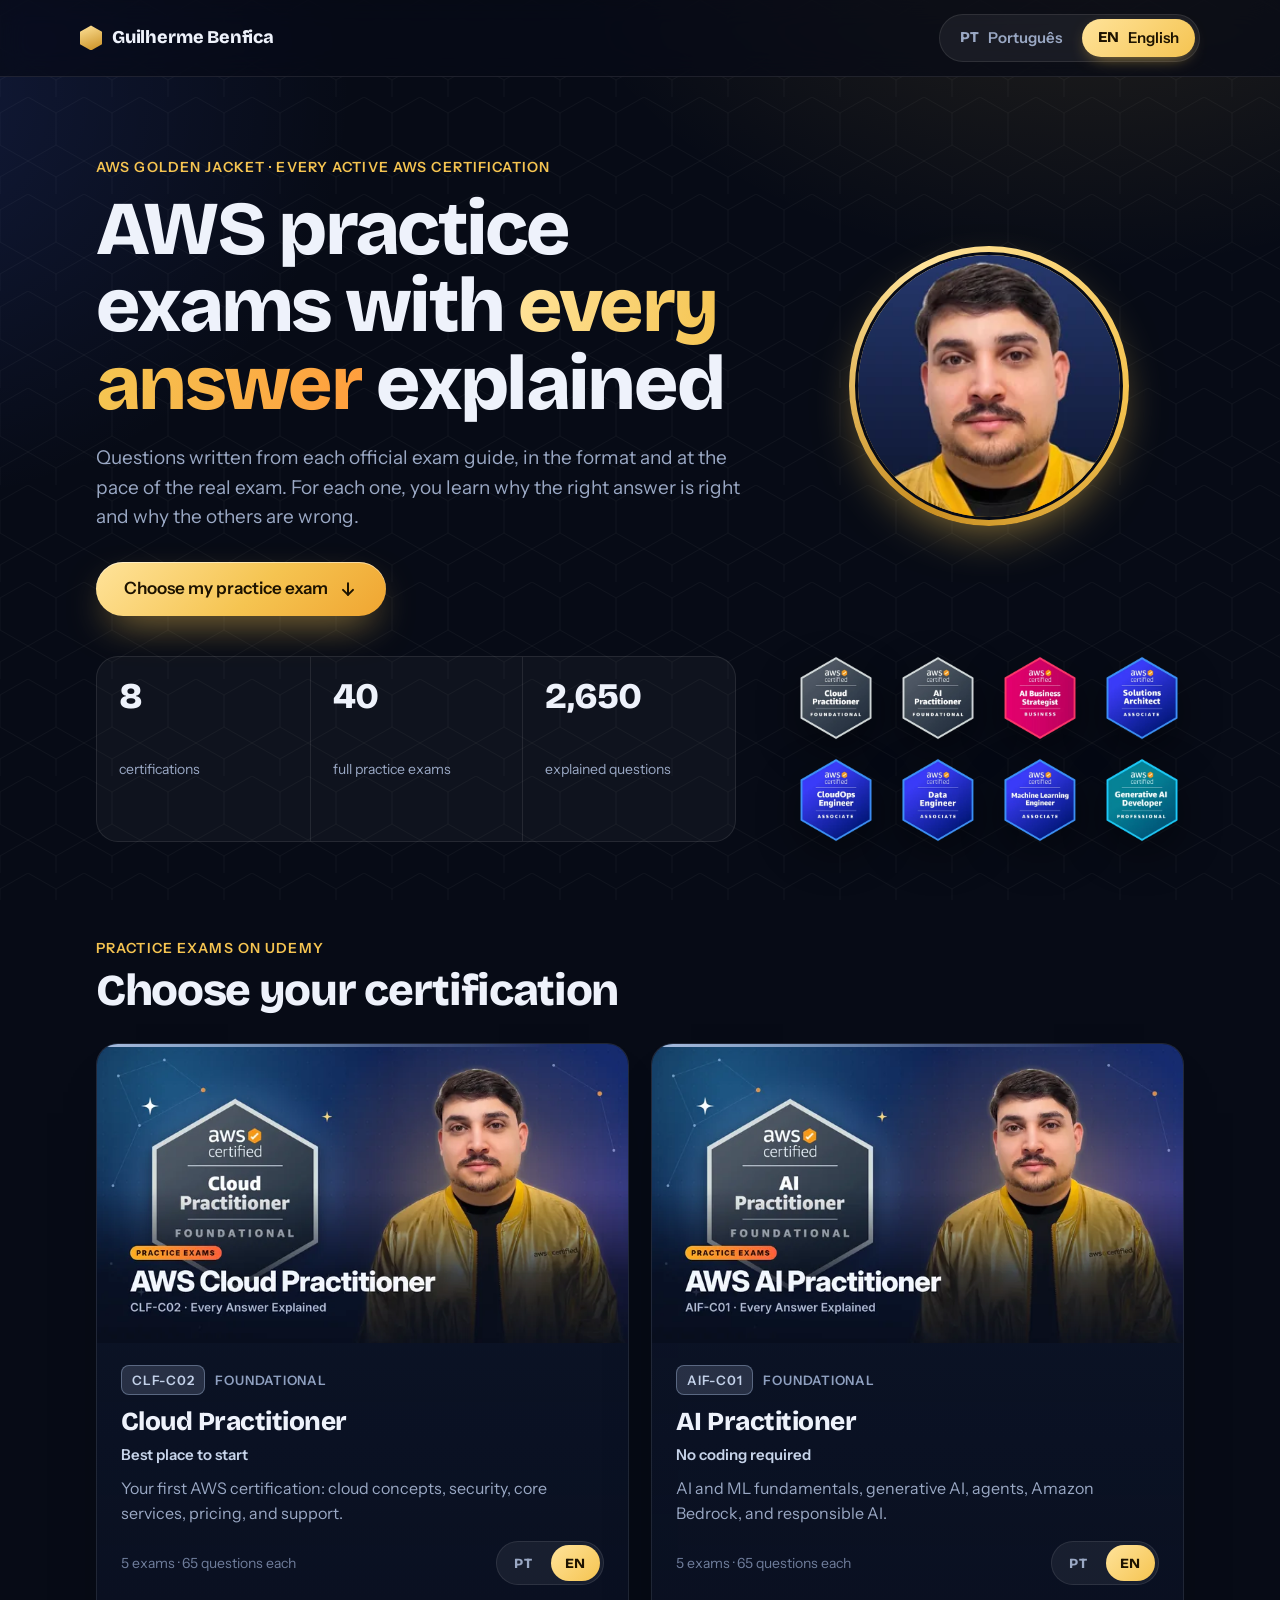
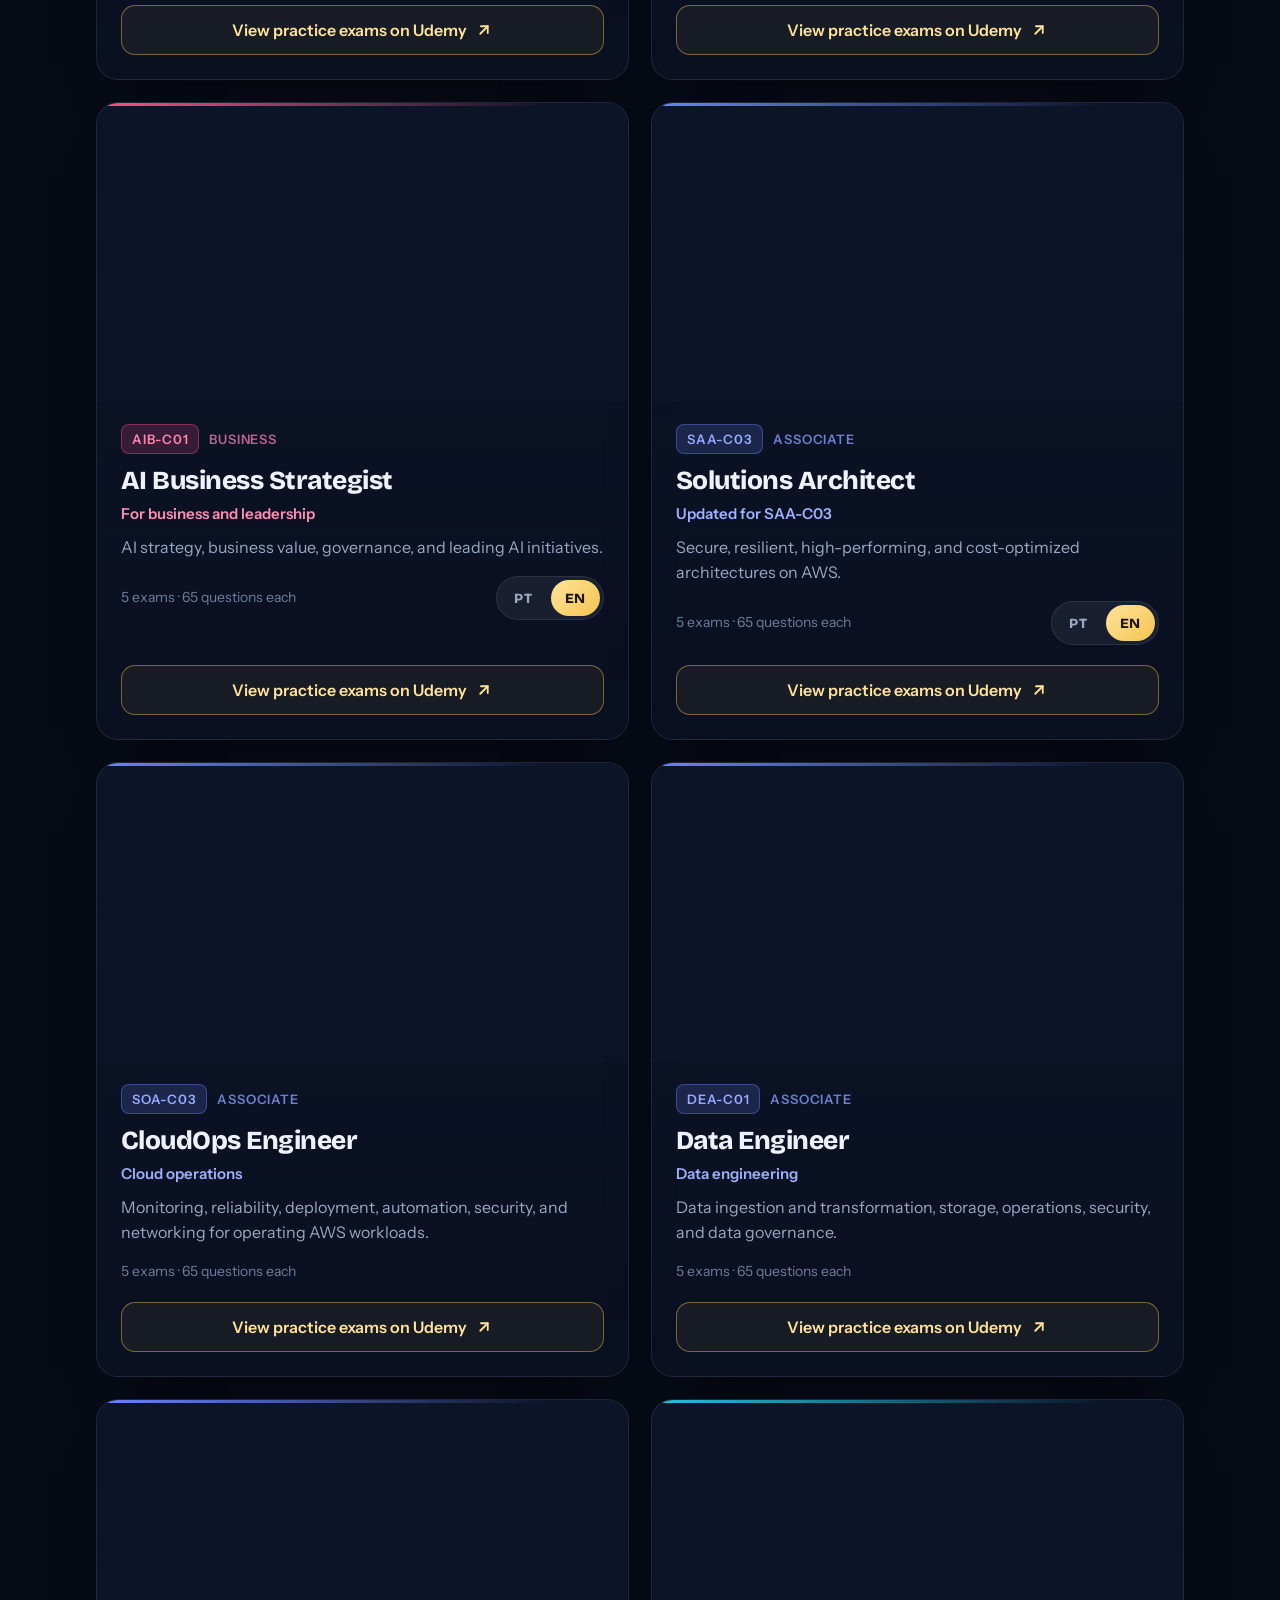
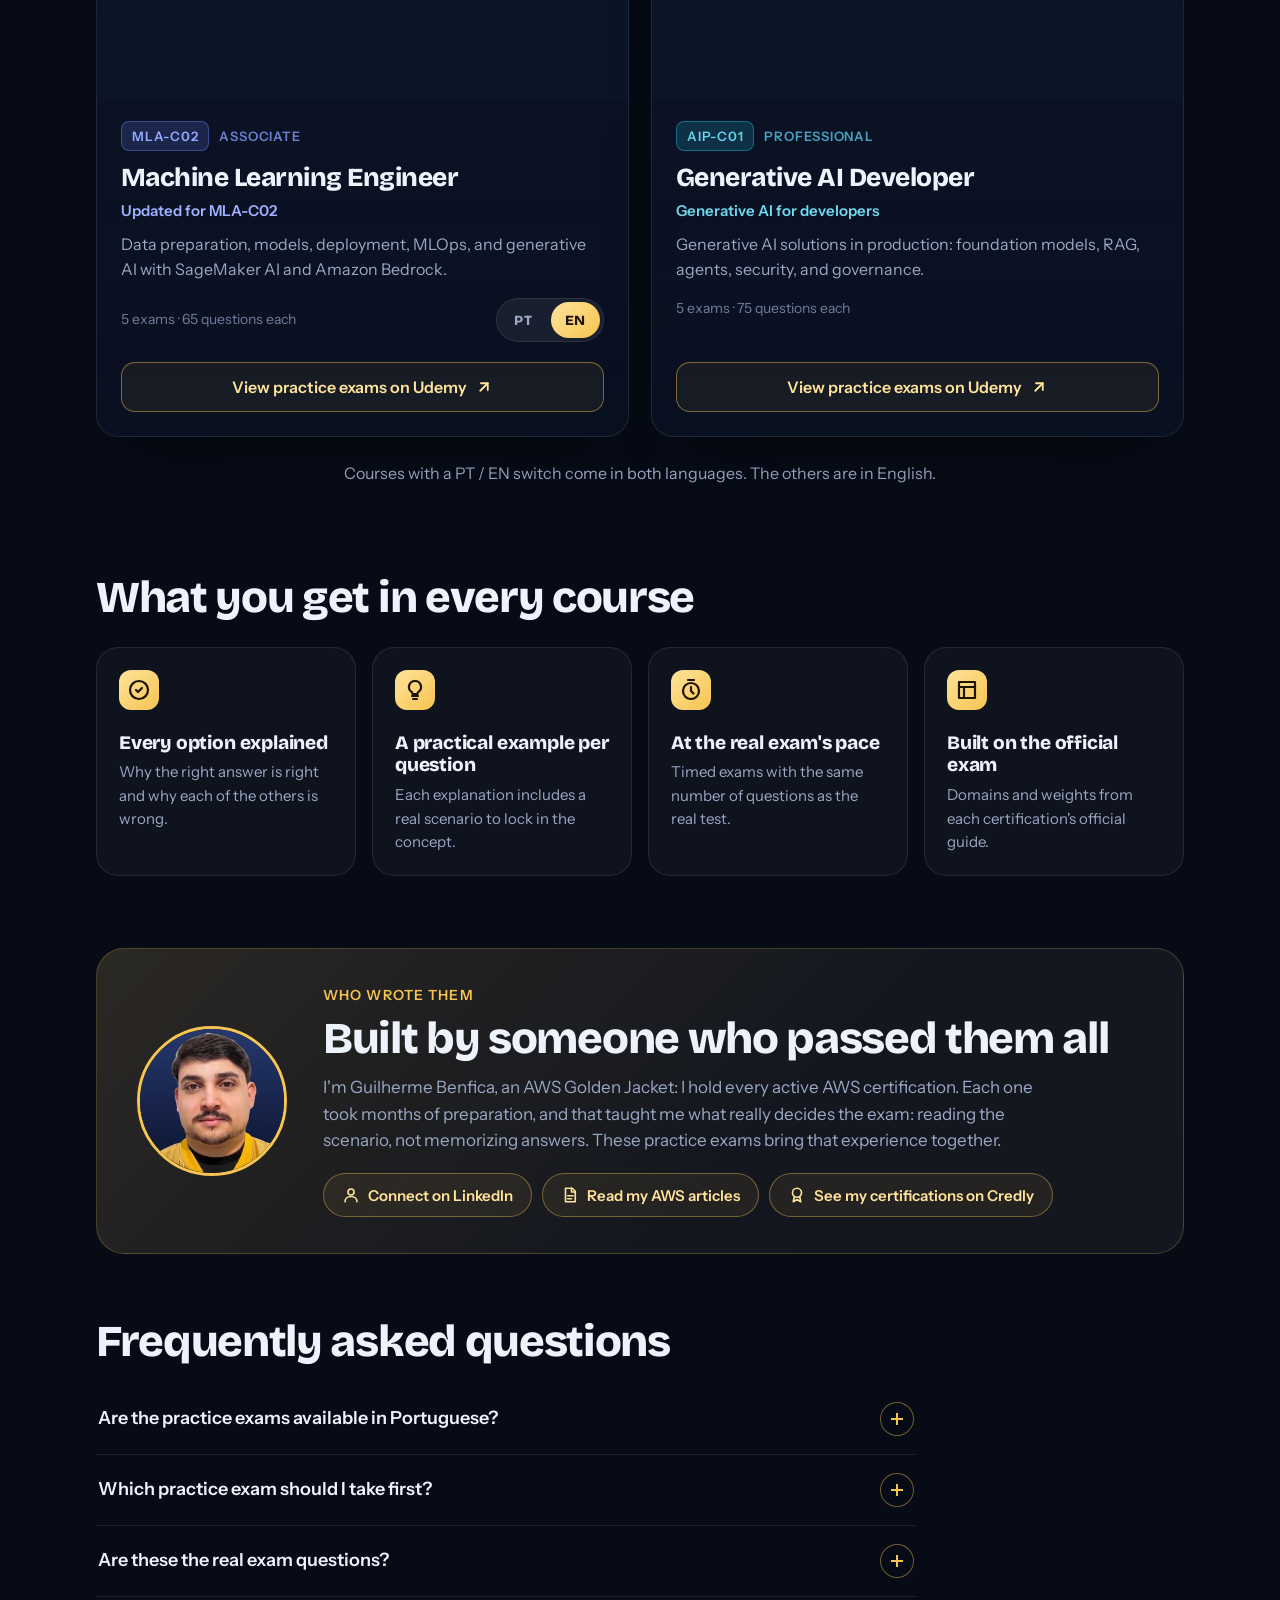
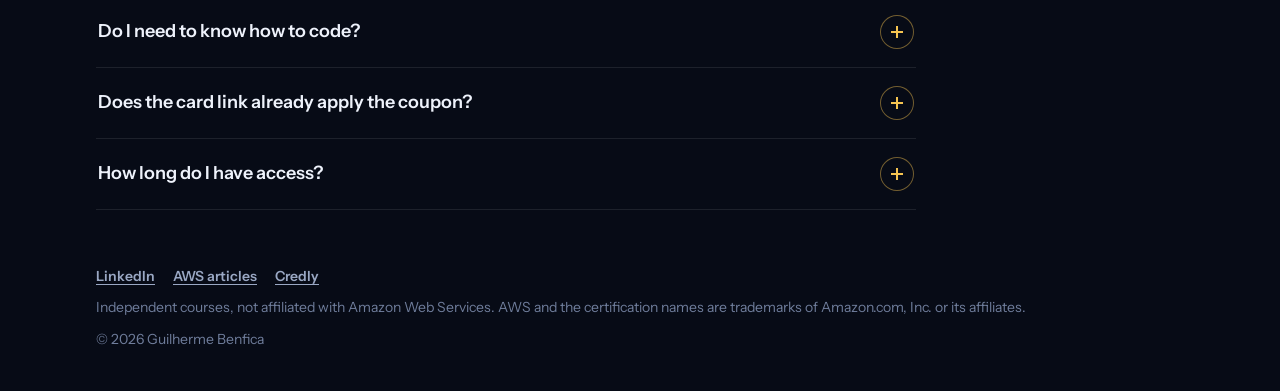
<file: en/index.html>
<!DOCTYPE html>
<html lang="en">
<head>
  <meta charset="UTF-8">
  <meta name="viewport" content="width=device-width, initial-scale=1">
  <meta http-equiv="Content-Security-Policy" content="default-src 'none'; script-src 'self'; style-src 'self'; img-src 'self' data:; font-src 'self'; base-uri 'self'; form-action 'none'; object-src 'none'; upgrade-insecure-requests">
  <meta name="referrer" content="strict-origin-when-cross-origin">
  <title>AWS Practice Exams | SAA-C03, SOA-C03, DEA-C01, AIP-C01 and more</title>
  <meta name="description" content="AWS practice exams with every answer explained for CLF-C02, AIF-C01, AIB-C01, SAA-C03, SOA-C03, DEA-C01, MLA-C02, and AIP-C01. 5 full exams per course, by an AWS Golden Jacket.">
  <meta name="author" content="Guilherme Benfica">
  <meta name="robots" content="index, follow, max-image-preview:large">
  <link rel="canonical" href="https://guilherme-benfica.github.io/links/en/">
  <link rel="alternate" hreflang="pt-BR" href="https://guilherme-benfica.github.io/links/">
  <link rel="alternate" hreflang="en" href="https://guilherme-benfica.github.io/links/en/">
  <link rel="alternate" hreflang="x-default" href="https://guilherme-benfica.github.io/links/">
  <meta name="theme-color" content="#070b16">
  <link rel="icon" href="../favicon.svg" type="image/svg+xml">
  <meta property="og:type" content="website">
  <meta property="og:site_name" content="Guilherme Benfica">
  <meta property="og:locale" content="en_US">
  <meta property="og:locale:alternate" content="pt_BR">
  <meta property="og:title" content="AWS Practice Exams | SAA-C03, SOA-C03, DEA-C01, AIP-C01 and more">
  <meta property="og:description" content="AWS practice exams with every answer explained for CLF-C02, AIF-C01, AIB-C01, SAA-C03, SOA-C03, DEA-C01, MLA-C02, and AIP-C01. 5 full exams per course, by an AWS Golden Jacket.">
  <meta property="og:url" content="https://guilherme-benfica.github.io/links/en/">
  <meta property="og:image" content="https://guilherme-benfica.github.io/links/img/og-en-v2.jpg">
  <meta property="og:image:width" content="1200">
  <meta property="og:image:height" content="630">
  <meta name="twitter:card" content="summary_large_image">
  <meta name="twitter:title" content="AWS Practice Exams | SAA-C03, SOA-C03, DEA-C01, AIP-C01 and more">
  <meta name="twitter:description" content="AWS practice exams with every answer explained for CLF-C02, AIF-C01, AIB-C01, SAA-C03, SOA-C03, DEA-C01, MLA-C02, and AIP-C01. 5 full exams per course, by an AWS Golden Jacket.">
  <meta name="twitter:image" content="https://guilherme-benfica.github.io/links/img/og-en-v2.jpg">
  <link rel="preload" href="../fonts/bricolage-grotesque-latin-800-normal.woff2" as="font" type="font/woff2" crossorigin>
  <link rel="preload" href="../fonts/instrument-sans-latin-400-normal.woff2" as="font" type="font/woff2" crossorigin>
  <link rel="stylesheet" href="../style.css?v=13">
  <script type="application/ld+json">
{
 "@context": "https://schema.org",
 "@graph": [
  {
   "@type": "WebPage",
   "@id": "https://guilherme-benfica.github.io/links/en/",
   "url": "https://guilherme-benfica.github.io/links/en/",
   "name": "AWS Practice Exams | SAA-C03, SOA-C03, DEA-C01, AIP-C01 and more",
   "description": "AWS practice exams with every answer explained for CLF-C02, AIF-C01, AIB-C01, SAA-C03, SOA-C03, DEA-C01, MLA-C02, and AIP-C01. 5 full exams per course, by an AWS Golden Jacket.",
   "inLanguage": "en",
   "author": {
    "@id": "https://guilherme-benfica.github.io/links/#guilherme"
   },
   "primaryImageOfPage": "https://guilherme-benfica.github.io/links/img/og-en-v2.jpg"
  },
  {
   "@type": "Person",
   "@id": "https://guilherme-benfica.github.io/links/#guilherme",
   "name": "Guilherme Benfica",
   "description": "AWS Golden Jacket",
   "image": "https://guilherme-benfica.github.io/links/img/foto.webp",
   "sameAs": [
    "https://www.linkedin.com/in/guilherme-benfica/",
    "https://www.credly.com/users/guilherme-benfica/badges#credly",
    "https://builder.aws.com/community/@guilhermebenfica?tab=articles"
   ]
  },
  {
   "@type": "ItemList",
   "name": "AWS practice exams by Guilherme Benfica",
   "itemListElement": [
    {
     "@type": "ListItem",
     "position": 1,
     "item": {
      "@type": "Course",
      "name": "AWS Certified Cloud Practitioner (CLF-C02)",
      "description": "Your first AWS certification: cloud concepts, security, core services, pricing, and support.",
      "url": "https://www.udemy.com/course/aws-cloud-practitioner-practice-exams-clf-c02-updated/",
      "inLanguage": "en",
      "image": "https://guilherme-benfica.github.io/links/img/clf-en.webp",
      "provider": {
       "@type": "Organization",
       "name": "Udemy",
       "sameAs": "https://www.udemy.com"
      },
      "creator": {
       "@id": "https://guilherme-benfica.github.io/links/#guilherme"
      }
     }
    },
    {
     "@type": "ListItem",
     "position": 2,
     "item": {
      "@type": "Course",
      "name": "AWS Certified AI Practitioner (AIF-C01)",
      "description": "AI and ML fundamentals, generative AI, agents, Amazon Bedrock, and responsible AI.",
      "url": "https://www.udemy.com/course/aws-ai-practitioner-practice-exams-aif-c01/",
      "inLanguage": "en",
      "image": "https://guilherme-benfica.github.io/links/img/aif-en.webp",
      "provider": {
       "@type": "Organization",
       "name": "Udemy",
       "sameAs": "https://www.udemy.com"
      },
      "creator": {
       "@id": "https://guilherme-benfica.github.io/links/#guilherme"
      }
     }
    },
    {
     "@type": "ListItem",
     "position": 3,
     "item": {
      "@type": "Course",
      "name": "AWS Certified AI Business Strategist (AIB-C01)",
      "description": "AI strategy, business value, governance, and leading AI initiatives.",
      "url": "https://www.udemy.com/course/aws-ai-business-strategist-practice-exams-aib-c01/",
      "inLanguage": "en",
      "image": "https://guilherme-benfica.github.io/links/img/aib-en.webp",
      "provider": {
       "@type": "Organization",
       "name": "Udemy",
       "sameAs": "https://www.udemy.com"
      },
      "creator": {
       "@id": "https://guilherme-benfica.github.io/links/#guilherme"
      }
     }
    },
    {
     "@type": "ListItem",
     "position": 4,
     "item": {
      "@type": "Course",
      "name": "AWS Certified Solutions Architect - Associate (SAA-C03)",
      "description": "Secure, resilient, high-performing, and cost-optimized architectures on AWS.",
      "url": "https://www.udemy.com/course/aws-solutions-architect-associate-practice-exams-saa-c03/",
      "inLanguage": "en",
      "image": "https://guilherme-benfica.github.io/links/img/saa-en.webp",
      "provider": {
       "@type": "Organization",
       "name": "Udemy",
       "sameAs": "https://www.udemy.com"
      },
      "creator": {
       "@id": "https://guilherme-benfica.github.io/links/#guilherme"
      }
     }
    },
    {
     "@type": "ListItem",
     "position": 5,
     "item": {
      "@type": "Course",
      "name": "AWS Certified CloudOps Engineer - Associate (SOA-C03)",
      "description": "Monitoring, reliability, deployment, automation, security, and networking for operating AWS workloads.",
      "url": "https://www.udemy.com/course/aws-cloudops-engineer-associate-practice-exams-soa-c03/",
      "inLanguage": "en",
      "image": "https://guilherme-benfica.github.io/links/img/soa-en.webp",
      "provider": {
       "@type": "Organization",
       "name": "Udemy",
       "sameAs": "https://www.udemy.com"
      },
      "creator": {
       "@id": "https://guilherme-benfica.github.io/links/#guilherme"
      }
     }
    },
    {
     "@type": "ListItem",
     "position": 6,
     "item": {
      "@type": "Course",
      "name": "AWS Certified Data Engineer - Associate (DEA-C01)",
      "description": "Data ingestion and transformation, storage, operations, security, and data governance.",
      "url": "https://www.udemy.com/course/aws-data-engineer-associate-exams-dea-c01/",
      "inLanguage": "en",
      "image": "https://guilherme-benfica.github.io/links/img/dea-en.webp",
      "provider": {
       "@type": "Organization",
       "name": "Udemy",
       "sameAs": "https://www.udemy.com"
      },
      "creator": {
       "@id": "https://guilherme-benfica.github.io/links/#guilherme"
      }
     }
    },
    {
     "@type": "ListItem",
     "position": 7,
     "item": {
      "@type": "Course",
      "name": "AWS Certified Machine Learning Engineer - Associate (MLA-C02)",
      "description": "Data preparation, models, deployment, MLOps, and generative AI with SageMaker AI and Amazon Bedrock.",
      "url": "https://www.udemy.com/course/aws-machine-learning-engineer-practice-exams-mla-c02/",
      "inLanguage": "en",
      "image": "https://guilherme-benfica.github.io/links/img/mla-en.webp",
      "provider": {
       "@type": "Organization",
       "name": "Udemy",
       "sameAs": "https://www.udemy.com"
      },
      "creator": {
       "@id": "https://guilherme-benfica.github.io/links/#guilherme"
      }
     }
    },
    {
     "@type": "ListItem",
     "position": 8,
     "item": {
      "@type": "Course",
      "name": "AWS Certified Generative AI Developer - Professional (AIP-C01)",
      "description": "Generative AI solutions in production: foundation models, RAG, agents, security, and governance.",
      "url": "https://www.udemy.com/course/aws-generative-ai-developer-pro-aip-c01-practice-exams/",
      "inLanguage": "en",
      "image": "https://guilherme-benfica.github.io/links/img/aip-en.webp",
      "provider": {
       "@type": "Organization",
       "name": "Udemy",
       "sameAs": "https://www.udemy.com"
      },
      "creator": {
       "@id": "https://guilherme-benfica.github.io/links/#guilherme"
      }
     }
    }
   ]
  },
  {
   "@type": "FAQPage",
   "mainEntity": [
    {
     "@type": "Question",
     "name": "Are the practice exams available in Portuguese?",
     "acceptedAnswer": {
      "@type": "Answer",
      "text": "It depends on the course. CLF-C02, AIF-C01, AIB-C01, SAA-C03, and MLA-C02 come in English and Portuguese, with the same questions and explanations: just pick PT or EN on the card. SOA-C03, DEA-C01, and AIP-C01 are available in English."
     }
    },
    {
     "@type": "Question",
     "name": "Which practice exam should I take first?",
     "acceptedAnswer": {
      "@type": "Answer",
      "text": "Start from your goal: general cloud (CLF-C02), AI without coding (AIF-C01 and AIB-C01), architecture (SAA-C03), operations (SOA-C03), data (DEA-C01), machine learning (MLA-C02), or generative AI for developers (AIP-C01). If you are new to AWS, CLF-C02 is a good first step."
     }
    },
    {
     "@type": "Question",
     "name": "Are these the real exam questions?",
     "acceptedAnswer": {
      "@type": "Answer",
      "text": "No. They are original questions written from each official exam guide, to train the same kind of reasoning the exam tests."
     }
    },
    {
     "@type": "Question",
     "name": "Do I need to know how to code?",
     "acceptedAnswer": {
      "@type": "Answer",
      "text": "Not for CLF-C02, AIF-C01, or AIB-C01. The others are Associate or Professional level and expect hands-on AWS experience. DEA-C01 expects familiarity with data pipelines, and MLA-C02 and AIP-C01 expect familiarity with machine learning and AI development."
     }
    },
    {
     "@type": "Question",
     "name": "Does the card link already apply the coupon?",
     "acceptedAnswer": {
      "@type": "Answer",
      "text": "Yes. Each card link already carries the promotional coupon. Udemy coupons have an expiry date and a limited number of uses: if the full price shows up, the coupon has expired."
     }
    },
    {
     "@type": "Question",
     "name": "How long do I have access?",
     "acceptedAnswer": {
      "@type": "Answer",
      "text": "On Udemy, course access is lifetime and includes updates to the practice exams."
     }
    }
   ]
  }
 ]
}
  </script>
</head>
<body>
  <a class="skip" href="#simulados">Skip to the practice exams</a>

  <div class="hint" id="hint" hidden data-lang="en">
    <span lang="pt-BR">Esta página também está disponível em português.</span>
    <a href="../" hreflang="pt-BR" lang="pt-BR">Ver em português &rarr;</a>
    <button type="button" id="hint-close" aria-label="Close">&times;</button>
  </div>

  <header class="topbar">
    <a class="brand" href="./"><span class="hex" aria-hidden="true"></span>Guilherme Benfica</a>
    <nav class="lang" aria-label="Language"><a href="../" hreflang="pt-BR" lang="pt-BR"><span class="lang-code">PT</span><span class="lang-name">Português</span></a><a href="./" hreflang="en" lang="en" aria-current="page"><span class="lang-code">EN</span><span class="lang-name">English</span></a></nav>
  </header>

  <main>
    <section class="hero">
      <div class="hero-photo"><img src="../img/foto.webp?v=13" width="240" height="240" alt="Photo of Guilherme Benfica"></div>
      <p class="eyebrow">AWS Golden Jacket · every active AWS certification</p>
      <h1>AWS practice exams with <em>every answer</em> explained</h1>
      <p class="lede">Questions written from each official exam guide, in the format and at the pace of the real exam. For each one, you learn why the right answer is right and why the others are wrong.</p>
      <a class="cta" href="#simulados">Choose my practice exam <svg viewBox="0 0 24 24" aria-hidden="true"><path d="M12 5v14"/><path d="M6 13l6 6 6-6"/></svg></a>
      <ul class="stats"><li><strong>8</strong><span>certifications</span></li><li><strong>40</strong><span>full practice exams</span></li><li><strong>2,650</strong><span>explained questions</span></li></ul>
      <ul class="badges" aria-hidden="true"><li><img src="../img/badge-clf.webp?v=13" width="240" height="240" alt="" loading="lazy"></li><li><img src="../img/badge-aif.webp?v=13" width="240" height="240" alt="" loading="lazy"></li><li><img src="../img/badge-aib.webp?v=13" width="240" height="240" alt="" loading="lazy"></li><li><img src="../img/badge-saa.webp?v=13" width="240" height="240" alt="" loading="lazy"></li><li><img src="../img/badge-soa.webp?v=13" width="240" height="240" alt="" loading="lazy"></li><li><img src="../img/badge-dea.webp?v=13" width="240" height="240" alt="" loading="lazy"></li><li><img src="../img/badge-mla.webp?v=13" width="240" height="240" alt="" loading="lazy"></li><li><img src="../img/badge-aip.webp?v=13" width="240" height="240" alt="" loading="lazy"></li></ul>
    </section>

    <section class="courses" id="simulados" aria-labelledby="courses-h">
      <p class="kicker">Practice exams on Udemy</p>
      <h2 id="courses-h">Choose your certification</h2>
      <ul class="grid">
      <li class="card c-clf lv-foundational" data-href-pt="https://www.udemy.com/course/simulados-aws-cloud-practitioner-clf-c02-atualizado/?referralCode=EC24E96FDD556E35A0CD&amp;couponCode=AWSGRATIS2026" data-img-pt="../img/clf-pt.webp?v=13" data-btn-pt="View the Portuguese version on Udemy" data-aria-pt="Open the CLF-C02 Cloud Practitioner practice exams in Portuguese on Udemy" data-href-en="https://www.udemy.com/course/aws-cloud-practitioner-practice-exams-clf-c02-updated/?referralCode=2849BD6DE0A1EBC83FCE&amp;couponCode=AWSFREE2026" data-img-en="../img/clf-en.webp?v=13" data-btn-en="View practice exams on Udemy" data-aria-en="Open the CLF-C02 Cloud Practitioner practice exams in English on Udemy">
        <div class="card-media"><img src="../img/clf-en.webp?v=13" width="750" height="422" fetchpriority="high" decoding="async" alt="Course cover for the AWS Certified Cloud Practitioner (CLF-C02) practice exams"></div>
        <div class="card-body">
          <div class="card-meta"><span class="code">CLF-C02</span><span class="level">Foundational</span></div>
          <h3><a href="https://www.udemy.com/course/aws-cloud-practitioner-practice-exams-clf-c02-updated/?referralCode=2849BD6DE0A1EBC83FCE&amp;couponCode=AWSFREE2026" target="_blank" rel="noopener" aria-label="Open the CLF-C02 Cloud Practitioner practice exams in English on Udemy">Cloud Practitioner</a></h3>
          <p class="tag">Best place to start</p>
          <p class="desc">Your first AWS certification: cloud concepts, security, core services, pricing, and support.</p>
          <div class="facts-row">
            <p class="facts">5 exams · 65 questions each</p>
            <div class="clang" role="group" aria-label="Practice exam language" hidden><button type="button" data-set="pt" lang="pt-BR" aria-pressed="false">PT</button><button type="button" data-set="en" lang="en" aria-pressed="true">EN</button></div>
          </div>
          <span class="btn" aria-hidden="true"><span class="btn-label">View practice exams on Udemy</span> <svg viewBox="0 0 24 24"><path d="M7 17L17 7"/><path d="M8 7h9v9"/></svg></span>
        </div>
      </li>
      <li class="card c-aif lv-foundational" data-href-pt="https://www.udemy.com/course/simulados-aws-ai-practitioner-aif-c01-atualizado/?referralCode=81BEE17F71273E8EC291&amp;couponCode=AWSFREE" data-img-pt="../img/aif-pt.webp?v=13" data-btn-pt="View the Portuguese version on Udemy" data-aria-pt="Open the AIF-C01 AI Practitioner practice exams in Portuguese on Udemy" data-href-en="https://www.udemy.com/course/aws-ai-practitioner-practice-exams-aif-c01/?referralCode=43233F7D54E7BBA1B47E&amp;couponCode=AWSFREE2026" data-img-en="../img/aif-en.webp?v=13" data-btn-en="View practice exams on Udemy" data-aria-en="Open the AIF-C01 AI Practitioner practice exams in English on Udemy">
        <div class="card-media"><img src="../img/aif-en.webp?v=13" width="750" height="422" fetchpriority="high" decoding="async" alt="Course cover for the AWS Certified AI Practitioner (AIF-C01) practice exams"></div>
        <div class="card-body">
          <div class="card-meta"><span class="code">AIF-C01</span><span class="level">Foundational</span></div>
          <h3><a href="https://www.udemy.com/course/aws-ai-practitioner-practice-exams-aif-c01/?referralCode=43233F7D54E7BBA1B47E&amp;couponCode=AWSFREE2026" target="_blank" rel="noopener" aria-label="Open the AIF-C01 AI Practitioner practice exams in English on Udemy">AI Practitioner</a></h3>
          <p class="tag">No coding required</p>
          <p class="desc">AI and ML fundamentals, generative AI, agents, Amazon Bedrock, and responsible AI.</p>
          <div class="facts-row">
            <p class="facts">5 exams · 65 questions each</p>
            <div class="clang" role="group" aria-label="Practice exam language" hidden><button type="button" data-set="pt" lang="pt-BR" aria-pressed="false">PT</button><button type="button" data-set="en" lang="en" aria-pressed="true">EN</button></div>
          </div>
          <span class="btn" aria-hidden="true"><span class="btn-label">View practice exams on Udemy</span> <svg viewBox="0 0 24 24"><path d="M7 17L17 7"/><path d="M8 7h9v9"/></svg></span>
        </div>
      </li>
      <li class="card c-aib lv-business" data-href-pt="https://www.udemy.com/course/simulados-aws-ai-business-strategist-aib-c01/?referralCode=FE9480FFEC3ACC4BABCC&amp;couponCode=AWSFREE" data-img-pt="../img/aib-pt.webp?v=13" data-btn-pt="View the Portuguese version on Udemy" data-aria-pt="Open the AIB-C01 AI Business Strategist practice exams in Portuguese on Udemy" data-href-en="https://www.udemy.com/course/aws-ai-business-strategist-practice-exams-aib-c01/?referralCode=9FB0C7D2A84E522D44F3&amp;couponCode=AWSFREE" data-img-en="../img/aib-en.webp?v=13" data-btn-en="View practice exams on Udemy" data-aria-en="Open the AIB-C01 AI Business Strategist practice exams in English on Udemy">
        <div class="card-media"><img src="../img/aib-en.webp?v=13" width="750" height="422" loading="lazy" decoding="async" alt="Course cover for the AWS Certified AI Business Strategist (AIB-C01) practice exams"></div>
        <div class="card-body">
          <div class="card-meta"><span class="code">AIB-C01</span><span class="level">Business</span></div>
          <h3><a href="https://www.udemy.com/course/aws-ai-business-strategist-practice-exams-aib-c01/?referralCode=9FB0C7D2A84E522D44F3&amp;couponCode=AWSFREE" target="_blank" rel="noopener" aria-label="Open the AIB-C01 AI Business Strategist practice exams in English on Udemy">AI Business Strategist</a></h3>
          <p class="tag">For business and leadership</p>
          <p class="desc">AI strategy, business value, governance, and leading AI initiatives.</p>
          <div class="facts-row">
            <p class="facts">5 exams · 65 questions each</p>
            <div class="clang" role="group" aria-label="Practice exam language" hidden><button type="button" data-set="pt" lang="pt-BR" aria-pressed="false">PT</button><button type="button" data-set="en" lang="en" aria-pressed="true">EN</button></div>
          </div>
          <span class="btn" aria-hidden="true"><span class="btn-label">View practice exams on Udemy</span> <svg viewBox="0 0 24 24"><path d="M7 17L17 7"/><path d="M8 7h9v9"/></svg></span>
        </div>
      </li>
      <li class="card c-saa lv-associate" data-href-pt="https://www.udemy.com/course/simulados-aws-solutions-architect-associate-saa-c03/?couponCode=AWSNOVFREE" data-img-pt="../img/saa-pt.webp?v=13" data-btn-pt="View the Portuguese version on Udemy" data-aria-pt="Open the SAA-C03 Solutions Architect practice exams in Portuguese on Udemy" data-href-en="https://www.udemy.com/course/aws-solutions-architect-associate-practice-exams-saa-c03/?couponCode=AWSNOVFREE" data-img-en="../img/saa-en.webp?v=13" data-btn-en="View practice exams on Udemy" data-aria-en="Open the SAA-C03 Solutions Architect practice exams in English on Udemy">
        <div class="card-media"><img src="../img/saa-en.webp?v=13" width="750" height="422" loading="lazy" decoding="async" alt="Course cover for the AWS Certified Solutions Architect - Associate (SAA-C03) practice exams"></div>
        <div class="card-body">
          <div class="card-meta"><span class="code">SAA-C03</span><span class="level">Associate</span></div>
          <h3><a href="https://www.udemy.com/course/aws-solutions-architect-associate-practice-exams-saa-c03/?couponCode=AWSNOVFREE" target="_blank" rel="noopener" aria-label="Open the SAA-C03 Solutions Architect practice exams in English on Udemy">Solutions Architect</a></h3>
          <p class="tag">Updated for SAA-C03</p>
          <p class="desc">Secure, resilient, high-performing, and cost-optimized architectures on AWS.</p>
          <div class="facts-row">
            <p class="facts">5 exams · 65 questions each</p>
            <div class="clang" role="group" aria-label="Practice exam language" hidden><button type="button" data-set="pt" lang="pt-BR" aria-pressed="false">PT</button><button type="button" data-set="en" lang="en" aria-pressed="true">EN</button></div>
          </div>
          <span class="btn" aria-hidden="true"><span class="btn-label">View practice exams on Udemy</span> <svg viewBox="0 0 24 24"><path d="M7 17L17 7"/><path d="M8 7h9v9"/></svg></span>
        </div>
      </li>
      <li class="card c-soa lv-associate">
        <div class="card-media"><img src="../img/soa-en.webp?v=13" width="750" height="422" loading="lazy" decoding="async" alt="Course cover for the AWS Certified CloudOps Engineer - Associate (SOA-C03) practice exams"></div>
        <div class="card-body">
          <div class="card-meta"><span class="code">SOA-C03</span><span class="level">Associate</span></div>
          <h3><a href="https://www.udemy.com/course/aws-cloudops-engineer-associate-practice-exams-soa-c03/?couponCode=AWSNOVFREE" target="_blank" rel="noopener" aria-label="Open the SOA-C03 CloudOps Engineer practice exams in English on Udemy">CloudOps Engineer</a></h3>
          <p class="tag">Cloud operations</p>
          <p class="desc">Monitoring, reliability, deployment, automation, security, and networking for operating AWS workloads.</p>
          <div class="facts-row">
            <p class="facts">5 exams · 65 questions each</p>
            
          </div>
          <span class="btn" aria-hidden="true"><span class="btn-label">View practice exams on Udemy</span> <svg viewBox="0 0 24 24"><path d="M7 17L17 7"/><path d="M8 7h9v9"/></svg></span>
        </div>
      </li>
      <li class="card c-dea lv-associate">
        <div class="card-media"><img src="../img/dea-en.webp?v=13" width="750" height="422" loading="lazy" decoding="async" alt="Course cover for the AWS Certified Data Engineer - Associate (DEA-C01) practice exams"></div>
        <div class="card-body">
          <div class="card-meta"><span class="code">DEA-C01</span><span class="level">Associate</span></div>
          <h3><a href="https://www.udemy.com/course/aws-data-engineer-associate-exams-dea-c01/?couponCode=AWSNOVFREE" target="_blank" rel="noopener" aria-label="Open the DEA-C01 Data Engineer practice exams in English on Udemy">Data Engineer</a></h3>
          <p class="tag">Data engineering</p>
          <p class="desc">Data ingestion and transformation, storage, operations, security, and data governance.</p>
          <div class="facts-row">
            <p class="facts">5 exams · 65 questions each</p>
            
          </div>
          <span class="btn" aria-hidden="true"><span class="btn-label">View practice exams on Udemy</span> <svg viewBox="0 0 24 24"><path d="M7 17L17 7"/><path d="M8 7h9v9"/></svg></span>
        </div>
      </li>
      <li class="card c-mla lv-associate" data-href-pt="https://www.udemy.com/course/simulados-aws-machine-learning-engineer-mla-c02/?referralCode=425ACC388C26A359F7CD&amp;couponCode=AWSFREE" data-img-pt="../img/mla-pt.webp?v=13" data-btn-pt="View the Portuguese version on Udemy" data-aria-pt="Open the MLA-C02 Machine Learning Engineer practice exams in Portuguese on Udemy" data-href-en="https://www.udemy.com/course/aws-machine-learning-engineer-practice-exams-mla-c02/?referralCode=CFB4C2B61A3481D5FB71&amp;couponCode=AWSFREE" data-img-en="../img/mla-en.webp?v=13" data-btn-en="View practice exams on Udemy" data-aria-en="Open the MLA-C02 Machine Learning Engineer practice exams in English on Udemy">
        <div class="card-media"><img src="../img/mla-en.webp?v=13" width="750" height="422" loading="lazy" decoding="async" alt="Course cover for the AWS Certified Machine Learning Engineer - Associate (MLA-C02) practice exams"></div>
        <div class="card-body">
          <div class="card-meta"><span class="code">MLA-C02</span><span class="level">Associate</span></div>
          <h3><a href="https://www.udemy.com/course/aws-machine-learning-engineer-practice-exams-mla-c02/?referralCode=CFB4C2B61A3481D5FB71&amp;couponCode=AWSFREE" target="_blank" rel="noopener" aria-label="Open the MLA-C02 Machine Learning Engineer practice exams in English on Udemy">Machine Learning Engineer</a></h3>
          <p class="tag">Updated for MLA-C02</p>
          <p class="desc">Data preparation, models, deployment, MLOps, and generative AI with SageMaker AI and Amazon Bedrock.</p>
          <div class="facts-row">
            <p class="facts">5 exams · 65 questions each</p>
            <div class="clang" role="group" aria-label="Practice exam language" hidden><button type="button" data-set="pt" lang="pt-BR" aria-pressed="false">PT</button><button type="button" data-set="en" lang="en" aria-pressed="true">EN</button></div>
          </div>
          <span class="btn" aria-hidden="true"><span class="btn-label">View practice exams on Udemy</span> <svg viewBox="0 0 24 24"><path d="M7 17L17 7"/><path d="M8 7h9v9"/></svg></span>
        </div>
      </li>
      <li class="card c-aip lv-professional">
        <div class="card-media"><img src="../img/aip-en.webp?v=13" width="750" height="422" loading="lazy" decoding="async" alt="Course cover for the AWS Certified Generative AI Developer - Professional (AIP-C01) practice exams"></div>
        <div class="card-body">
          <div class="card-meta"><span class="code">AIP-C01</span><span class="level">Professional</span></div>
          <h3><a href="https://www.udemy.com/course/aws-generative-ai-developer-pro-aip-c01-practice-exams/?couponCode=AWSNOVFREE" target="_blank" rel="noopener" aria-label="Open the AIP-C01 Generative AI Developer practice exams in English on Udemy">Generative AI Developer</a></h3>
          <p class="tag">Generative AI for developers</p>
          <p class="desc">Generative AI solutions in production: foundation models, RAG, agents, security, and governance.</p>
          <div class="facts-row">
            <p class="facts">5 exams · 75 questions each</p>
            
          </div>
          <span class="btn" aria-hidden="true"><span class="btn-label">View practice exams on Udemy</span> <svg viewBox="0 0 24 24"><path d="M7 17L17 7"/><path d="M8 7h9v9"/></svg></span>
        </div>
      </li>
      </ul>
      <p class="switch-note">Courses with a PT / EN switch come in both languages. The others are in English.</p>
    </section>

    <section class="benefits" aria-labelledby="benefits-h">
      <h2 id="benefits-h">What you get in every course</h2>
      <ul>
        <li><svg class="ico" viewBox="0 0 24 24" aria-hidden="true"><path d="M9 12l2 2 4-4"/><circle cx="12" cy="12" r="9"/></svg><h3>Every option explained</h3><p>Why the right answer is right and why each of the others is wrong.</p></li>
        <li><svg class="ico" viewBox="0 0 24 24" aria-hidden="true"><path d="M9 18h6"/><path d="M10 21h4"/><path d="M12 3a6 6 0 0 0-3.5 10.9c.6.5 1 1.2 1 2.1h5c0-.9.4-1.6 1-2.1A6 6 0 0 0 12 3z"/></svg><h3>A practical example per question</h3><p>Each explanation includes a real scenario to lock in the concept.</p></li>
        <li><svg class="ico" viewBox="0 0 24 24" aria-hidden="true"><circle cx="12" cy="13" r="8"/><path d="M12 9v4l2.5 2.5"/><path d="M9 2h6"/></svg><h3>At the real exam&#x27;s pace</h3><p>Timed exams with the same number of questions as the real test.</p></li>
        <li><svg class="ico" viewBox="0 0 24 24" aria-hidden="true"><path d="M4 4h16v16H4z"/><path d="M4 9h16"/><path d="M9 9v11"/></svg><h3>Built on the official exam</h3><p>Domains and weights from each certification&#x27;s official guide.</p></li>
      </ul>
    </section>

    <section class="author" aria-labelledby="author-h">
      <img src="../img/foto.webp?v=13" width="240" height="240" alt="" loading="lazy">
      <div>
        <p class="kicker">Who wrote them</p>
        <h2 id="author-h">Built by someone who passed them all</h2>
        <p>I&#x27;m Guilherme Benfica, an AWS Golden Jacket: I hold every active AWS certification. Each one took months of preparation, and that taught me what really decides the exam: reading the scenario, not memorizing answers. These practice exams bring that experience together.</p>
        <ul class="author-links"><li><a class="pill-link" href="https://www.linkedin.com/in/guilherme-benfica/" target="_blank" rel="noopener"><svg viewBox="0 0 24 24" aria-hidden="true"><circle cx="12" cy="8" r="4"/><path d="M4 21c0-4.4 3.6-7 8-7s8 2.6 8 7"/></svg>Connect on LinkedIn</a></li><li><a class="pill-link" href="https://builder.aws.com/community/@guilhermebenfica?tab=articles" target="_blank" rel="noopener"><svg viewBox="0 0 24 24" aria-hidden="true"><path d="M6 3h9l4 4v14H6z"/><path d="M14 3v5h5"/><path d="M9 13h7"/><path d="M9 17h5"/></svg>Read my AWS articles</a></li><li><a class="pill-link" href="https://www.credly.com/users/guilherme-benfica/badges#credly" target="_blank" rel="noopener"><svg viewBox="0 0 24 24" aria-hidden="true"><circle cx="12" cy="9" r="6"/><path d="M8.5 14l-1.5 7 5-3 5 3-1.5-7"/></svg>See my certifications on Credly</a></li></ul>
      </div>
    </section>

    <section class="faq" aria-labelledby="faq-h">
      <h2 id="faq-h">Frequently asked questions</h2>
        <details><summary>Are the practice exams available in Portuguese?</summary><p>It depends on the course. CLF-C02, AIF-C01, AIB-C01, SAA-C03, and MLA-C02 come in English and Portuguese, with the same questions and explanations: just pick PT or EN on the card. SOA-C03, DEA-C01, and AIP-C01 are available in English.</p></details>
        <details><summary>Which practice exam should I take first?</summary><p>Start from your goal: general cloud (CLF-C02), AI without coding (AIF-C01 and AIB-C01), architecture (SAA-C03), operations (SOA-C03), data (DEA-C01), machine learning (MLA-C02), or generative AI for developers (AIP-C01). If you are new to AWS, CLF-C02 is a good first step.</p></details>
        <details><summary>Are these the real exam questions?</summary><p>No. They are original questions written from each official exam guide, to train the same kind of reasoning the exam tests.</p></details>
        <details><summary>Do I need to know how to code?</summary><p>Not for CLF-C02, AIF-C01, or AIB-C01. The others are Associate or Professional level and expect hands-on AWS experience. DEA-C01 expects familiarity with data pipelines, and MLA-C02 and AIP-C01 expect familiarity with machine learning and AI development.</p></details>
        <details><summary>Does the card link already apply the coupon?</summary><p>Yes. Each card link already carries the promotional coupon. Udemy coupons have an expiry date and a limited number of uses: if the full price shows up, the coupon has expired.</p></details>
        <details><summary>How long do I have access?</summary><p>On Udemy, course access is lifetime and includes updates to the practice exams.</p></details>
    </section>
  </main>

  <footer>
    <nav class="social" aria-label="Links">
      <a href="https://www.linkedin.com/in/guilherme-benfica/" target="_blank" rel="noopener">LinkedIn</a><a href="https://builder.aws.com/community/@guilhermebenfica?tab=articles" target="_blank" rel="noopener">AWS articles</a><a href="https://www.credly.com/users/guilherme-benfica/badges#credly" target="_blank" rel="noopener">Credly</a>
    </nav>
    <p>Independent courses, not affiliated with Amazon Web Services. AWS and the certification names are trademarks of Amazon.com, Inc. or its affiliates.</p>
    <p>&copy; 2026 Guilherme Benfica</p>
  </footer>

  <script src="../site.js?v=13" defer></script>
</body>
</html>
</file>
<file: style.css>
/* Simulados AWS — Guilherme Benfica
   Paleta: azul-noite com dourado (Golden Jacket). Títulos em Bricolage Grotesque, texto em Instrument Sans. */
@font-face { font-family: "Bricolage Grotesque"; font-style: normal; font-weight: 800; font-display: swap; src: url("fonts/bricolage-grotesque-latin-800-normal.woff2") format("woff2"); }
@font-face { font-family: "Instrument Sans"; font-style: normal; font-weight: 400; font-display: swap; src: url("fonts/instrument-sans-latin-400-normal.woff2") format("woff2"); }
@font-face { font-family: "Instrument Sans"; font-style: normal; font-weight: 600; font-display: swap; src: url("fonts/instrument-sans-latin-600-normal.woff2") format("woff2"); }

:root {
  --bg: #070b16;
  --bg-2: #0c1428;
  --panel: rgba(255, 255, 255, 0.035);
  --panel-2: rgba(255, 255, 255, 0.06);
  --ink: #eef2fb;
  --muted: #9aa8c4;
  --faint: #6f7d9b;
  --line: rgba(255, 255, 255, 0.09);
  --gold: #f5c451;
  --gold-hi: #ffe39a;
  --gold-deep: #c98f22;
  --ink-on-gold: #1d1300;
  --radius: 22px;
  --display: "Bricolage Grotesque", "Segoe UI", system-ui, sans-serif;
  --body: "Instrument Sans", "Segoe UI", system-ui, -apple-system, sans-serif;
}

* { box-sizing: border-box; margin: 0; padding: 0; }
html { scroll-behavior: smooth; -webkit-text-size-adjust: 100%; }
body {
  font-family: var(--body);
  font-size: 17px;
  line-height: 1.55;
  color: var(--ink);
  background-color: var(--bg);
  background-image:
    radial-gradient(900px 600px at 85% -10%, rgba(245, 196, 81, 0.13), transparent 60%),
    radial-gradient(800px 700px at -10% 10%, rgba(76, 110, 255, 0.16), transparent 60%),
    url("data:image/svg+xml,%3Csvg xmlns='http://www.w3.org/2000/svg' width='56' height='97' viewBox='0 0 56 97'%3E%3Cpath d='M28 0l28 16v32L28 64 0 48V16zM28 64l28 16v33M28 64L0 80v33' fill='none' stroke='%23ffffff' stroke-opacity='0.035'/%3E%3C/svg%3E");
  background-attachment: fixed, fixed, fixed;
  -webkit-font-smoothing: antialiased;
  overflow-x: hidden;
}
img { display: block; max-width: 100%; height: auto; }
a { color: inherit; }
ul { list-style: none; }
svg { fill: none; stroke: currentColor; stroke-width: 2; stroke-linecap: round; stroke-linejoin: round; }
:focus-visible { outline: 3px solid var(--gold); outline-offset: 3px; border-radius: 8px; }

.skip {
  position: absolute; left: 16px; top: -60px; z-index: 50;
  background: var(--gold); color: var(--ink-on-gold); padding: 10px 16px; border-radius: 10px; font-weight: 600; text-decoration: none;
}
.skip:focus { top: 12px; }

/* ---------- aviso de idioma ---------- */
.hint {
  display: flex; align-items: center; justify-content: center; gap: 12px; flex-wrap: wrap;
  padding: 10px 48px 10px 16px; position: relative;
  background: linear-gradient(90deg, rgba(245, 196, 81, 0.16), rgba(245, 196, 81, 0.06));
  border-bottom: 1px solid rgba(245, 196, 81, 0.25);
  font-size: 15px; color: var(--ink);
}
.hint[hidden] { display: none; }
.hint a { color: var(--gold-hi); font-weight: 600; text-underline-offset: 3px; }
.hint button {
  position: absolute; right: 10px; top: 50%; transform: translateY(-50%);
  width: 32px; height: 32px; border-radius: 50%; border: 0; cursor: pointer;
  background: transparent; color: var(--muted); font-size: 22px; line-height: 1;
}
.hint button:hover { color: var(--ink); background: var(--panel-2); }

/* ---------- topo ---------- */
.topbar {
  position: sticky; top: 0; z-index: 20;
  display: flex; align-items: center; justify-content: space-between; gap: 16px;
  padding: 14px max(16px, calc((100vw - 1120px) / 2));
  background: rgba(7, 11, 22, 0.72);
  backdrop-filter: blur(14px) saturate(140%);
  -webkit-backdrop-filter: blur(14px) saturate(140%);
  border-bottom: 1px solid var(--line);
}
.brand { display: inline-flex; align-items: center; gap: 10px; font-family: var(--display); font-weight: 800; font-size: 18px; text-decoration: none; letter-spacing: -0.01em; }
.hex {
  width: 22px; height: 25px; flex: none;
  background: linear-gradient(160deg, var(--gold-hi), var(--gold-deep));
  clip-path: polygon(50% 0, 100% 25%, 100% 75%, 50% 100%, 0 75%, 0 25%);
}
.lang { display: inline-flex; padding: 4px; gap: 4px; border-radius: 999px; background: var(--panel-2); border: 1px solid var(--line); }
.lang a {
  display: inline-flex; align-items: center; gap: 8px; min-height: 38px; padding: 0 16px; border-radius: 999px;
  text-decoration: none; font-weight: 600; font-size: 15px; color: var(--muted); transition: color .2s, background .2s;
}
.lang a:hover { color: var(--ink); }
.lang a[aria-current="page"] { background: linear-gradient(135deg, var(--gold-hi), var(--gold)); color: var(--ink-on-gold); box-shadow: 0 6px 18px -8px rgba(245, 196, 81, 0.8); }
.lang-code { font-family: var(--display); font-weight: 800; letter-spacing: 0.04em; }
@media (max-width: 560px) { .lang-name { display: none; } .lang a { padding: 0 14px; } }

main, footer { width: 100%; max-width: 1120px; margin: 0 auto; padding: 0 16px; }

/* ---------- hero ---------- */
.hero {
  display: grid; justify-items: center; text-align: center;
  padding: 56px 0 40px;
}
.hero-photo {
  width: 132px; height: 132px; border-radius: 50%; padding: 4px;
  background: conic-gradient(from 210deg, var(--gold-deep), var(--gold-hi), var(--gold), var(--gold-deep));
  box-shadow: 0 18px 50px -18px rgba(245, 196, 81, 0.65);
}
.hero-photo img { width: 100%; height: 100%; border-radius: 50%; object-fit: cover; border: 3px solid var(--bg); }
.eyebrow {
  margin-top: 22px; font-size: 14px; font-weight: 600; letter-spacing: 0.08em; text-transform: uppercase; color: var(--gold);
}
.hero h1 {
  margin-top: 12px; max-width: 15ch;
  font-family: var(--display); font-weight: 800; font-size: clamp(38px, 7.4vw, 76px); line-height: 1.02; letter-spacing: -0.035em;
}
.hero h1 em {
  font-style: normal;
  background: linear-gradient(100deg, var(--gold-hi), var(--gold) 45%, #ff9d3c);
  -webkit-background-clip: text; background-clip: text; color: transparent;
}
.lede { margin-top: 20px; max-width: 58ch; color: var(--muted); font-size: clamp(17px, 2.1vw, 19px); }
.cta {
  margin-top: 30px; display: inline-flex; align-items: center; gap: 10px; min-height: 54px; padding: 0 28px; border-radius: 999px;
  background: linear-gradient(135deg, var(--gold-hi), var(--gold) 55%, #f0a531);
  color: var(--ink-on-gold); font-weight: 600; font-size: 17px; text-decoration: none;
  box-shadow: 0 16px 40px -14px rgba(245, 196, 81, 0.75), inset 0 1px 0 rgba(255, 255, 255, 0.5);
  transition: transform .2s, box-shadow .2s;
}
.cta svg { width: 20px; height: 20px; stroke-width: 2.4; }
.cta:hover { transform: translateY(-2px); box-shadow: 0 22px 46px -14px rgba(245, 196, 81, 0.85), inset 0 1px 0 rgba(255, 255, 255, 0.5); }
.stats {
  margin-top: 40px; display: grid; grid-template-columns: repeat(3, minmax(0, 1fr)); width: 100%; max-width: 640px;
  border: 1px solid var(--line); border-radius: var(--radius); background: var(--panel); overflow: hidden;
}
.stats li { padding: 18px 12px; display: grid; gap: 2px; }
@media (min-width: 980px) { .stats li { padding: 20px 22px; } }
.stats li + li { border-left: 1px solid var(--line); }
.stats strong { font-family: var(--display); font-weight: 800; font-size: clamp(26px, 4.4vw, 36px); line-height: 1.1; letter-spacing: -0.02em; }
.stats span { font-size: 14px; color: var(--muted); line-height: 1.3; }
.badges { margin-top: 34px; display: grid; grid-template-columns: repeat(4, auto); justify-content: center; align-items: center; gap: clamp(8px, 2vw, 18px); }
.badges img { width: clamp(56px, 18vw, 96px); filter: drop-shadow(0 14px 22px rgba(0, 0, 0, 0.45)); transition: transform .3s; }
.badges li:hover img { transform: translateY(-4px) scale(1.05); }

/* ---------- títulos de seção ---------- */
.kicker { font-size: 14px; font-weight: 600; letter-spacing: 0.08em; text-transform: uppercase; color: var(--gold); }
h2 { font-family: var(--display); font-weight: 800; font-size: clamp(30px, 4.6vw, 44px); line-height: 1.08; letter-spacing: -0.03em; margin-top: 8px; }

/* ---------- cursos ---------- */
.courses { padding: 48px 0 24px; scroll-margin-top: 80px; }
.grid { margin-top: 28px; display: grid; gap: 22px; grid-template-columns: 1fr; }
@media (min-width: 760px) { .grid { grid-template-columns: repeat(2, minmax(0, 1fr)); } }
.card {
  --acc: #9fb3d9;
  position: relative; display: flex; flex-direction: column; overflow: hidden;
  border-radius: var(--radius); background: linear-gradient(180deg, var(--bg-2), rgba(12, 20, 40, 0.6));
  border: 1px solid var(--line);
  box-shadow: 0 30px 60px -40px rgba(0, 0, 0, 0.9);
  transition: transform .25s, border-color .25s, box-shadow .25s;
}
.card::before { content: ""; position: absolute; inset: 0 0 auto; height: 3px; z-index: 2; background: linear-gradient(90deg, var(--acc), transparent 85%); }
/* A cor do card segue a cor do selo oficial do nível: Foundational cinza, Associate azul, Business rosa, Professional ciano */
.lv-foundational { --acc: #a9bddf; }
.lv-associate { --acc: #6b85ff; }
.lv-business { --acc: #ff4f8b; }
.lv-professional { --acc: #22c3e6; }
.card-media { overflow: hidden; aspect-ratio: 750 / 422; background: var(--bg-2); }
.card-media img { width: 100%; height: 100%; object-fit: cover; transition: transform .5s; }
.card-body { display: flex; flex-direction: column; flex: 1; padding: 22px 24px 24px; }
.card-meta { display: flex; align-items: center; gap: 10px; font-size: 13px; font-weight: 600; letter-spacing: 0.06em; text-transform: uppercase; }
.code { padding: 4px 10px; border-radius: 8px; background: color-mix(in srgb, var(--acc) 18%, transparent); color: color-mix(in srgb, var(--acc) 70%, #fff); border: 1px solid color-mix(in srgb, var(--acc) 40%, transparent); }
.level { color: color-mix(in srgb, var(--acc) 55%, var(--faint)); }
.card h3 { margin-top: 12px; font-family: var(--display); font-weight: 800; font-size: 26px; line-height: 1.15; letter-spacing: -0.02em; }
.card h3 a { text-decoration: none; }
.card h3 a::after { content: ""; position: absolute; inset: 0; z-index: 3; border-radius: var(--radius); }
.tag { margin-top: 6px; font-size: 15px; font-weight: 600; color: color-mix(in srgb, var(--acc) 65%, #fff); }
.desc { margin-top: 10px; color: var(--muted); font-size: 16px; }
.facts { font-size: 14px; color: var(--faint); }
.btn {
  margin-top: 20px; align-self: stretch; display: inline-flex; align-items: center; justify-content: center; gap: 8px;
  min-height: 50px; border-radius: 14px; font-weight: 600; font-size: 16px;
  border: 1px solid rgba(245, 196, 81, 0.45); color: var(--gold-hi); background: rgba(245, 196, 81, 0.06);
  transition: background .2s, color .2s, border-color .2s;
}
.btn svg { width: 18px; height: 18px; stroke-width: 2.4; }
.card-body .btn { margin-top: auto; }
.facts-row { margin: 16px 0 20px; display: flex; align-items: center; justify-content: space-between; gap: 12px; flex-wrap: wrap; }
.clang { position: relative; z-index: 4; display: inline-flex; padding: 3px; gap: 3px; border-radius: 999px; background: var(--panel-2); border: 1px solid var(--line); }
.clang[hidden] { display: none; }
.clang button {
  min-width: 48px; min-height: 36px; padding: 0 14px; border: 0; border-radius: 999px; cursor: pointer;
  background: transparent; color: var(--muted); font-family: var(--display); font-weight: 800; font-size: 14px; letter-spacing: 0.05em;
  transition: background .2s, color .2s;
}
.clang button:hover { color: var(--ink); }
.clang button[aria-pressed="true"] { background: linear-gradient(135deg, var(--gold-hi), var(--gold)); color: var(--ink-on-gold); }
.card:hover, .card:focus-within { transform: translateY(-4px); border-color: color-mix(in srgb, var(--acc) 45%, transparent); box-shadow: 0 34px 70px -38px color-mix(in srgb, var(--acc) 60%, #000); }
.card:hover .card-media img { transform: scale(1.035); }
.card:hover .btn, .card:focus-within .btn { background: linear-gradient(135deg, var(--gold-hi), var(--gold)); color: var(--ink-on-gold); border-color: transparent; }
.card:focus-within h3 a:focus-visible { outline: none; }
.card:has(h3 a:focus-visible) { outline: 3px solid var(--gold); outline-offset: 3px; }
.switch-note { margin-top: 24px; text-align: center; color: var(--muted); font-size: 16px; }
.switch-note a { color: var(--gold-hi); font-weight: 600; text-underline-offset: 3px; }

/* ---------- benefícios ---------- */
.benefits { padding: 56px 0 16px; }
.benefits ul { margin-top: 26px; display: grid; gap: 16px; grid-template-columns: 1fr; }
@media (min-width: 560px) { .benefits ul { grid-template-columns: repeat(2, minmax(0, 1fr)); } }
@media (min-width: 980px) { .benefits ul { grid-template-columns: repeat(4, minmax(0, 1fr)); } }
.benefits li { padding: 22px; border-radius: var(--radius); background: var(--panel); border: 1px solid var(--line); }
.ico { width: 40px; height: 40px; padding: 8px; border-radius: 12px; color: var(--ink-on-gold); background: linear-gradient(135deg, var(--gold-hi), var(--gold)); stroke-width: 2.2; }
.benefits h3 { margin-top: 14px; font-family: var(--display); font-weight: 800; font-size: 19px; line-height: 1.2; letter-spacing: -0.01em; }
.benefits p { margin-top: 6px; color: var(--muted); font-size: 15px; }

/* ---------- autor ---------- */
.author {
  margin-top: 56px; display: grid; gap: 22px; align-items: center; grid-template-columns: 1fr;
  padding: 30px; border-radius: calc(var(--radius) + 6px);
  background: linear-gradient(135deg, rgba(245, 196, 81, 0.12), rgba(245, 196, 81, 0.02) 60%), var(--panel);
  border: 1px solid rgba(245, 196, 81, 0.22);
}
@media (min-width: 720px) { .author { grid-template-columns: 150px 1fr; padding: 36px 40px; gap: 36px; } }
.author img { width: 110px; height: 110px; border-radius: 50%; border: 3px solid var(--gold); object-fit: cover; }
@media (min-width: 720px) { .author img { width: 150px; height: 150px; } }
.author p:not(.kicker) { margin-top: 12px; color: var(--muted); max-width: 66ch; }
.author-links { margin-top: 20px; display: flex; flex-wrap: wrap; gap: 10px; }
.pill-link {
  display: inline-flex; align-items: center; gap: 8px; min-height: 44px; padding: 0 18px; border-radius: 999px;
  border: 1px solid rgba(245, 196, 81, 0.4); background: rgba(245, 196, 81, 0.07); color: var(--gold-hi);
  font-weight: 600; font-size: 15px; text-decoration: none; transition: background .2s, color .2s, border-color .2s;
}
.pill-link svg { width: 18px; height: 18px; stroke-width: 2.2; flex: none; }
.pill-link:hover { background: linear-gradient(135deg, var(--gold-hi), var(--gold)); color: var(--ink-on-gold); border-color: transparent; }

/* ---------- FAQ ---------- */
.faq { padding: 56px 0 8px; max-width: 820px; }
.faq h2 { margin-bottom: 18px; }
details { border-bottom: 1px solid var(--line); }
summary {
  list-style: none; cursor: pointer; display: flex; justify-content: space-between; align-items: center; gap: 16px;
  padding: 18px 2px; font-weight: 600; font-size: 18px;
}
summary::-webkit-details-marker { display: none; }
summary::after {
  content: ""; flex: none; width: 32px; height: 32px; border-radius: 50%;
  border: 1px solid rgba(245, 196, 81, 0.45);
  background: linear-gradient(var(--gold), var(--gold)) center / 12px 2px no-repeat, linear-gradient(var(--gold), var(--gold)) center / 2px 12px no-repeat;
  transition: background-color .2s, border-color .2s;
}
summary:hover::after { border-color: var(--gold); }
details[open] summary::after {
  border-color: transparent;
  background: linear-gradient(var(--ink-on-gold), var(--ink-on-gold)) center / 12px 2px no-repeat, linear-gradient(135deg, var(--gold-hi), var(--gold));
}
details p { padding: 0 2px 20px; color: var(--muted); max-width: 70ch; }

/* ---------- rodapé ---------- */
footer { padding-top: 48px; padding-bottom: 40px; color: var(--faint); font-size: 14px; display: grid; gap: 10px; }
.social { display: flex; gap: 18px; }
.social a { color: var(--muted); font-weight: 600; text-underline-offset: 3px; }
.social a:hover { color: var(--ink); }

/* ---------- desktop: hero em duas colunas ---------- */
@media (min-width: 980px) {
  .hero {
    grid-template-columns: minmax(0, 1.25fr) minmax(0, 0.75fr); grid-template-areas: "eyebrow photo" "h1 photo" "lede photo" "cta photo" "stats badges";
    justify-items: start; text-align: left; column-gap: 48px; padding: 80px 0 48px;
  }
  .hero-photo { grid-area: photo; justify-self: center; align-self: center; width: 280px; height: 280px; padding: 6px; }
  .eyebrow { grid-area: eyebrow; margin-top: 0; }
  .hero h1 { grid-area: h1; max-width: 17ch; }
  .lede { grid-area: lede; }
  .cta { grid-area: cta; }
  .stats { grid-area: stats; }
  .badges { grid-area: badges; align-self: center; justify-self: center; margin-top: 40px; }
  .badges img { width: 84px; }
}

/* ---------- entrada animada ---------- */
@media (prefers-reduced-motion: no-preference) {
  .hero > *, .card { animation: rise .7s cubic-bezier(.2, .7, .2, 1) backwards; }
  .hero-photo { animation-delay: .05s; }
  .eyebrow { animation-delay: .1s; }
  .hero h1 { animation-delay: .16s; }
  .lede { animation-delay: .24s; }
  .cta { animation-delay: .32s; }
  .stats { animation-delay: .4s; }
  .badges { animation-delay: .48s; }
  .card:nth-child(1) { animation-delay: .2s; }
  .card:nth-child(2) { animation-delay: .28s; }
  .card:nth-child(3) { animation-delay: .36s; }
  .card:nth-child(4) { animation-delay: .44s; }
  @keyframes rise { from { opacity: 0; transform: translateY(18px); } to { opacity: 1; transform: none; } }
}
@media (prefers-reduced-motion: reduce) {
  html { scroll-behavior: auto; }
  *, *::before, *::after { transition: none !important; }
}
</file>
